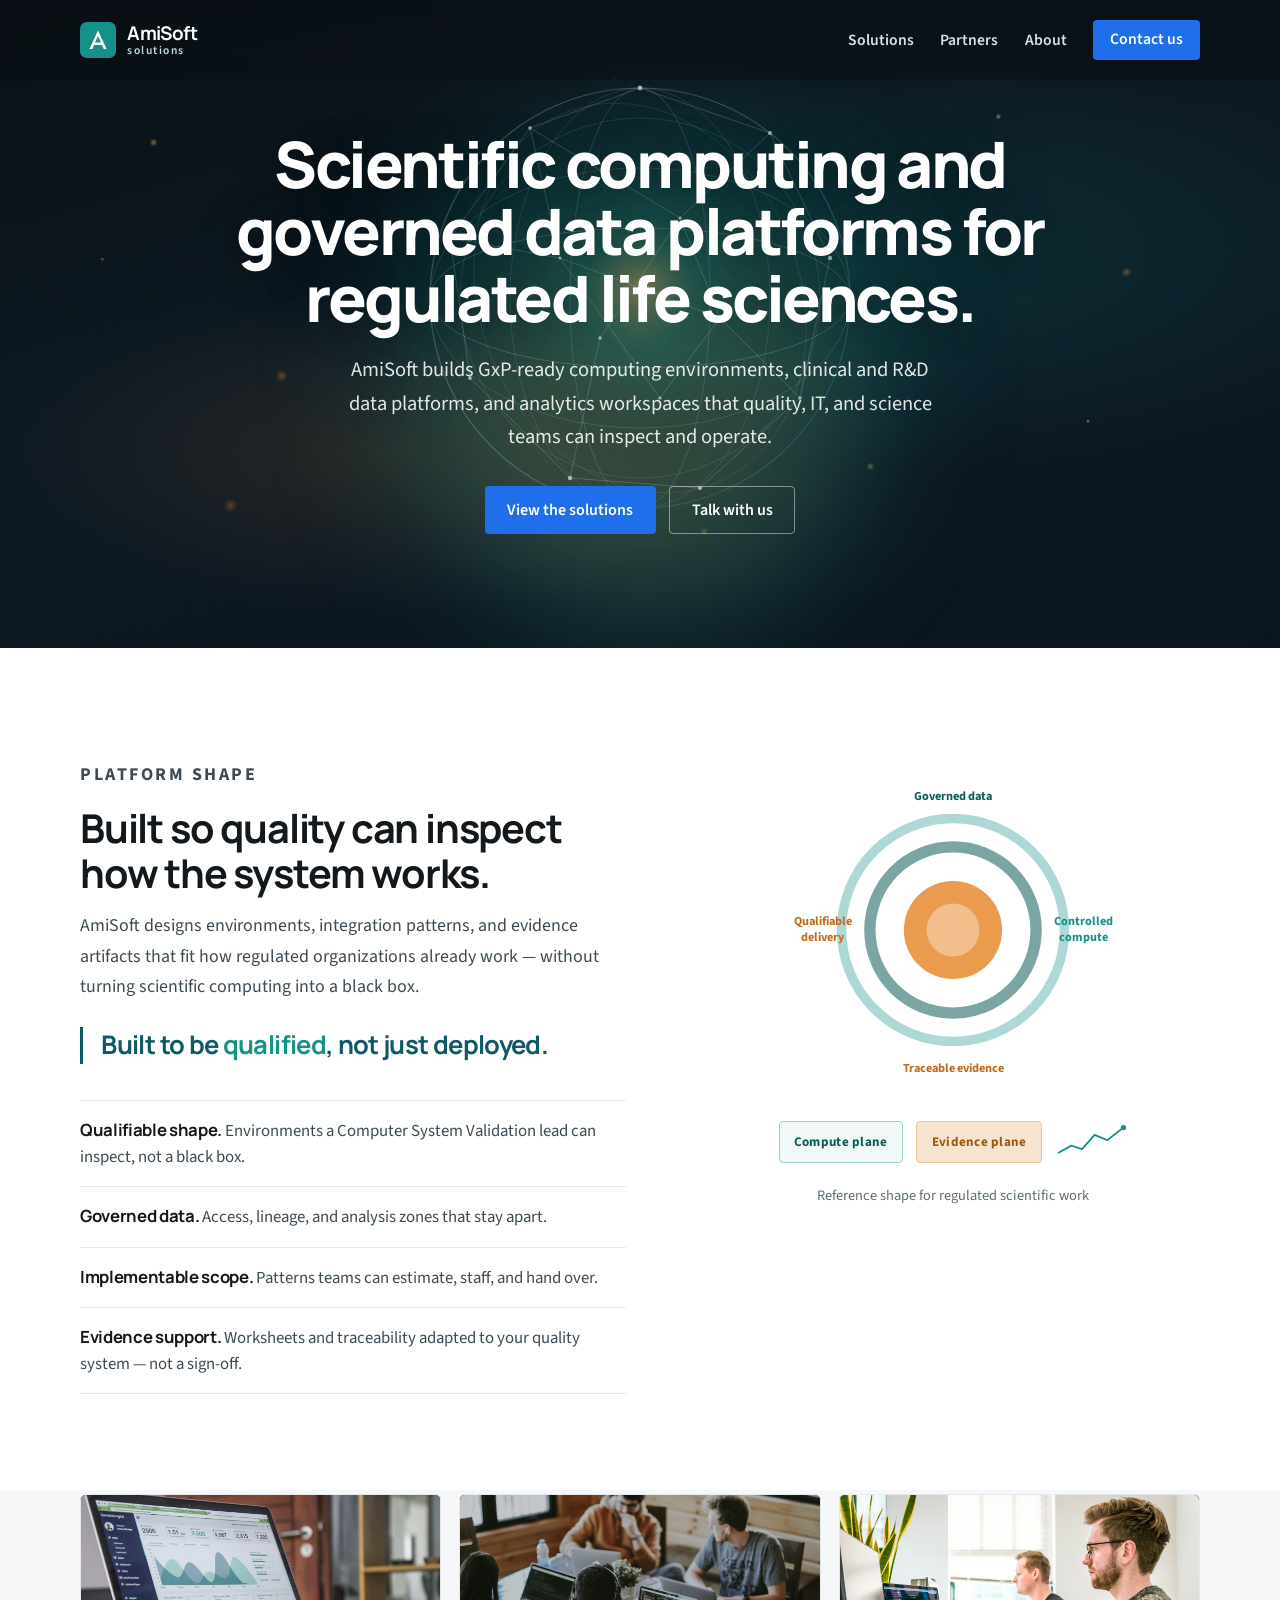
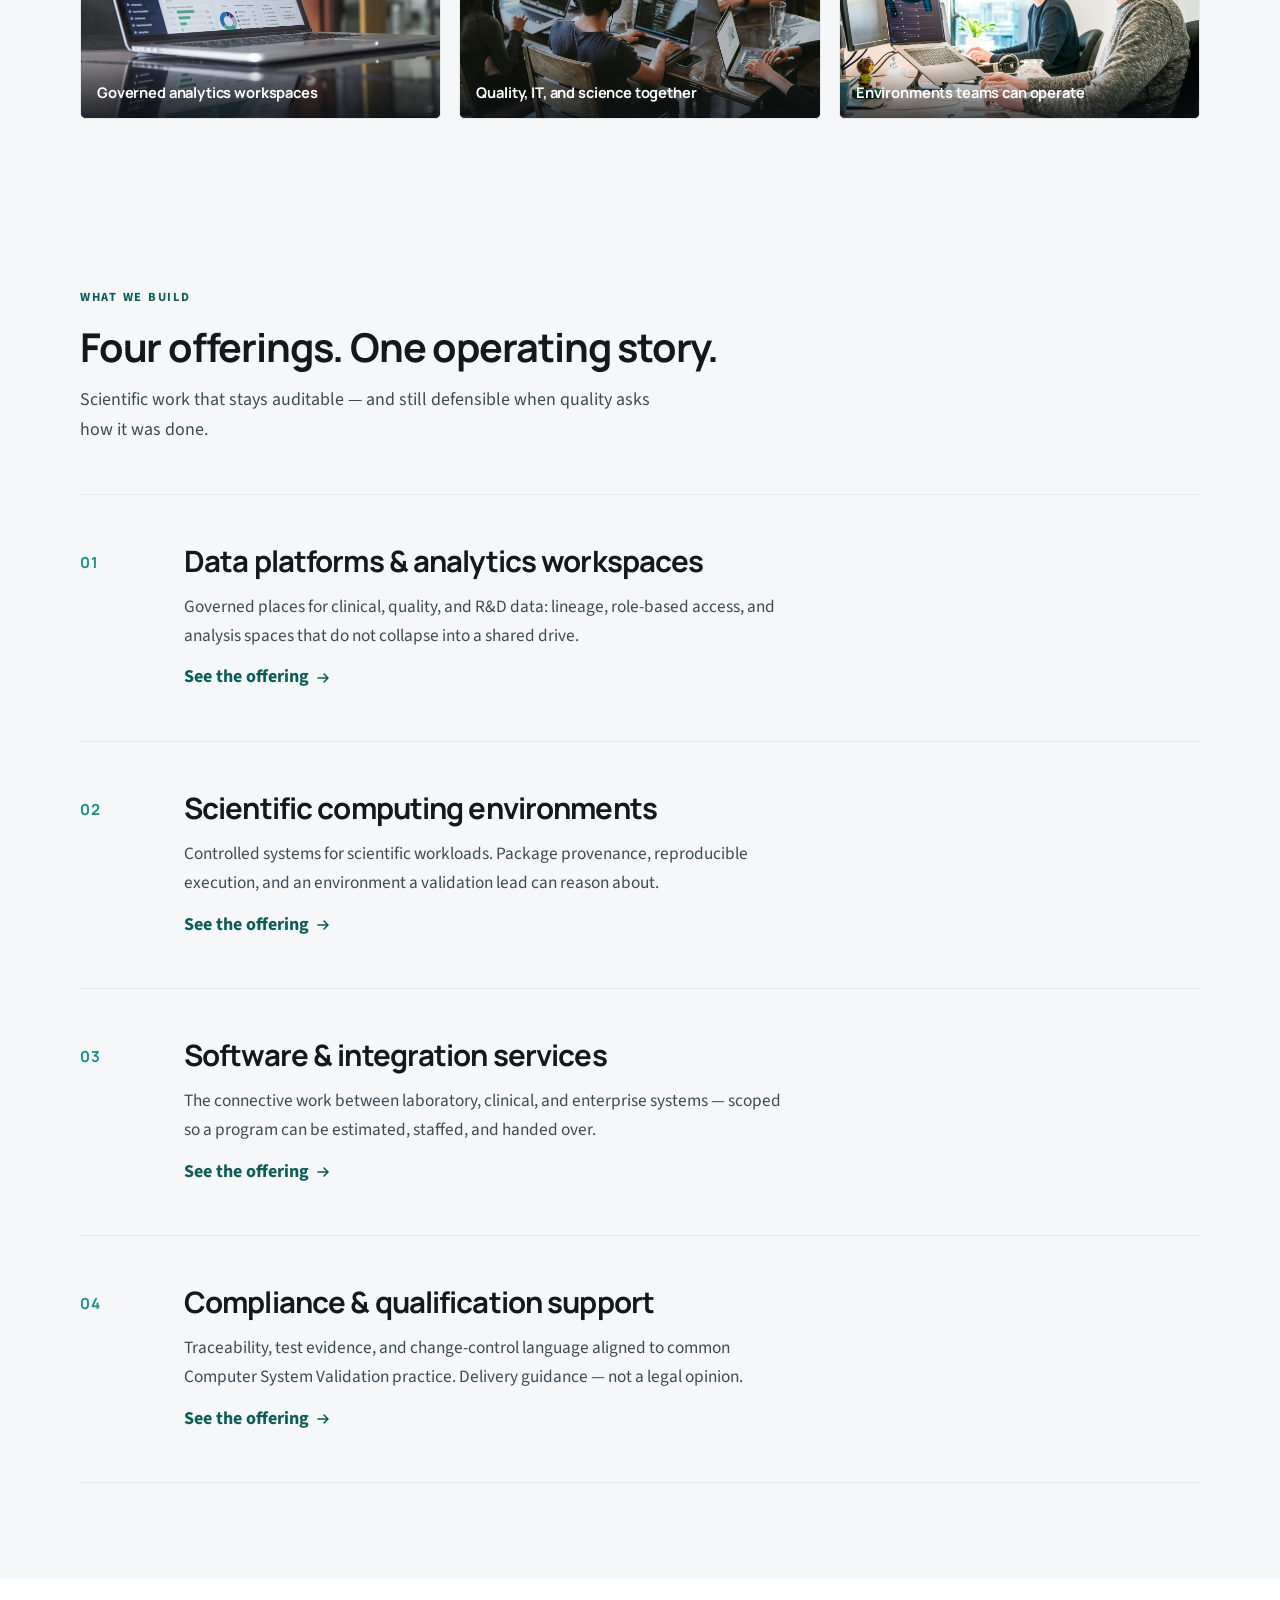
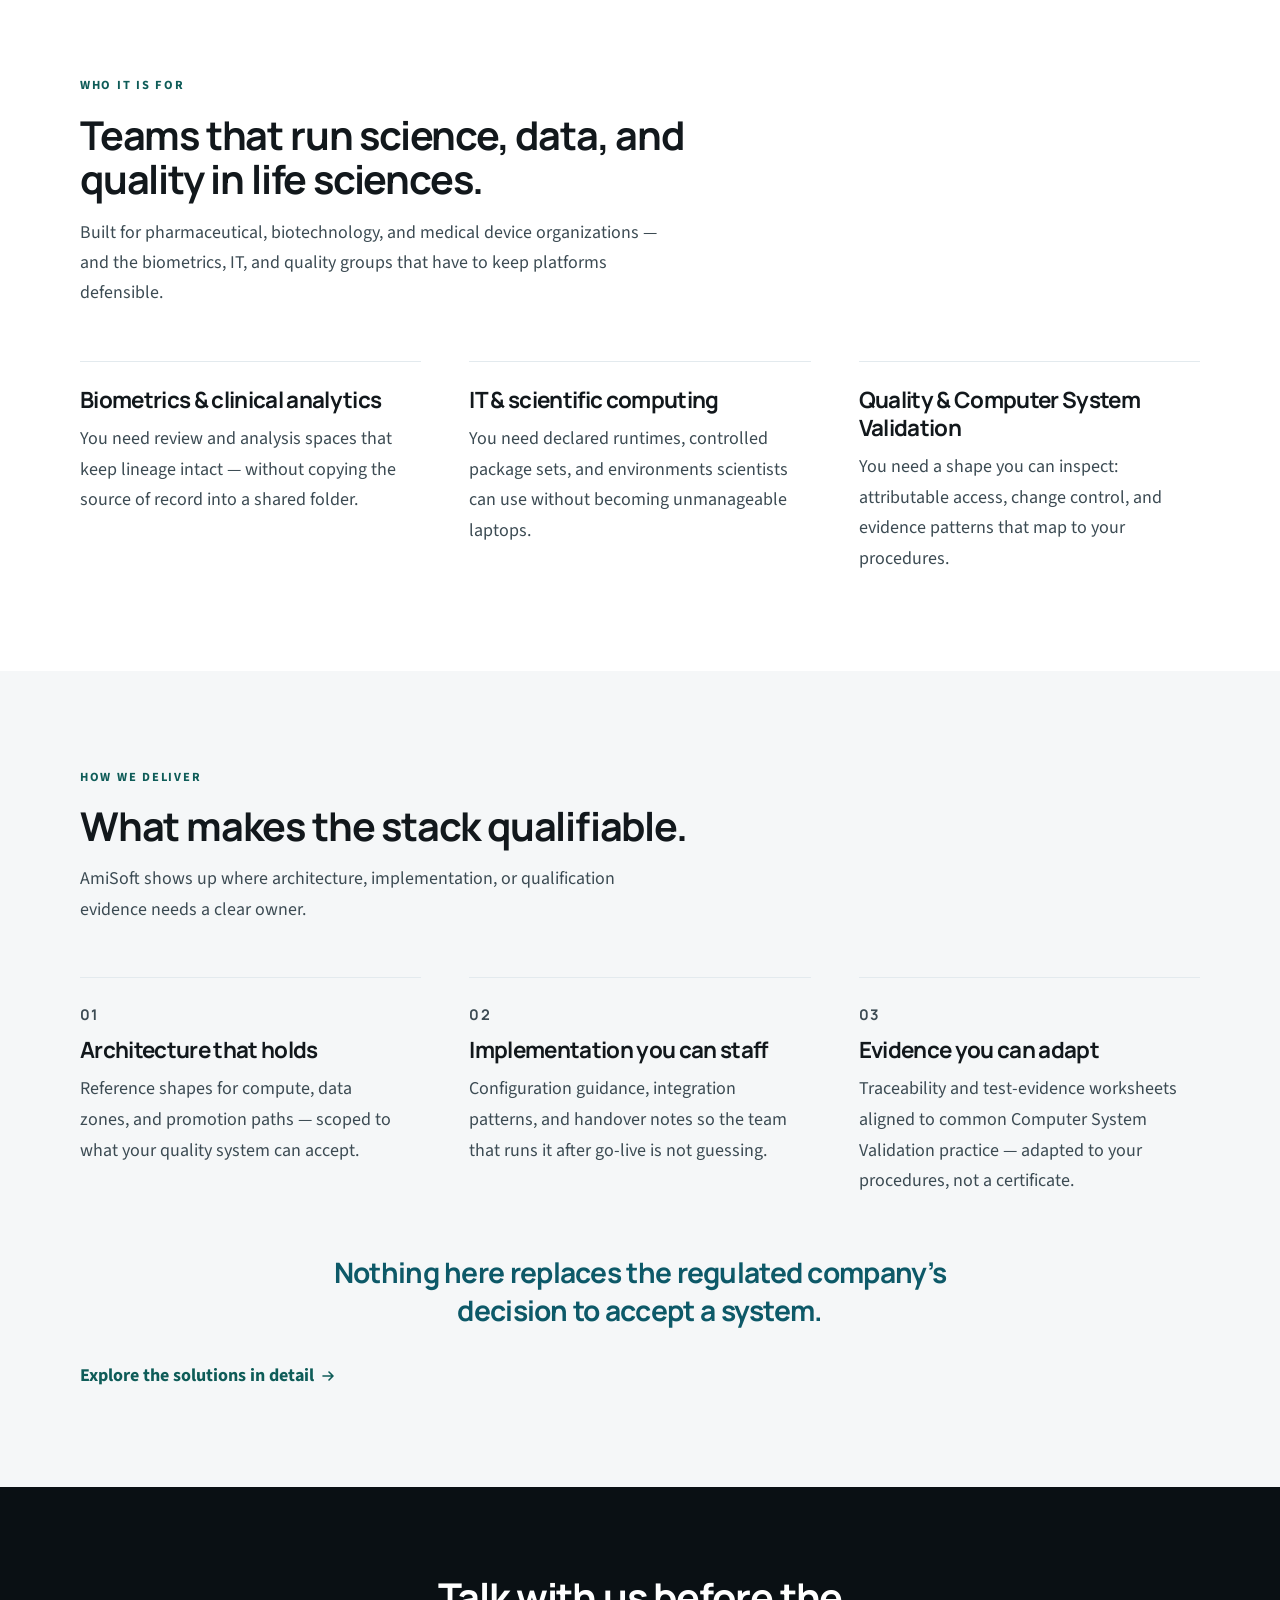
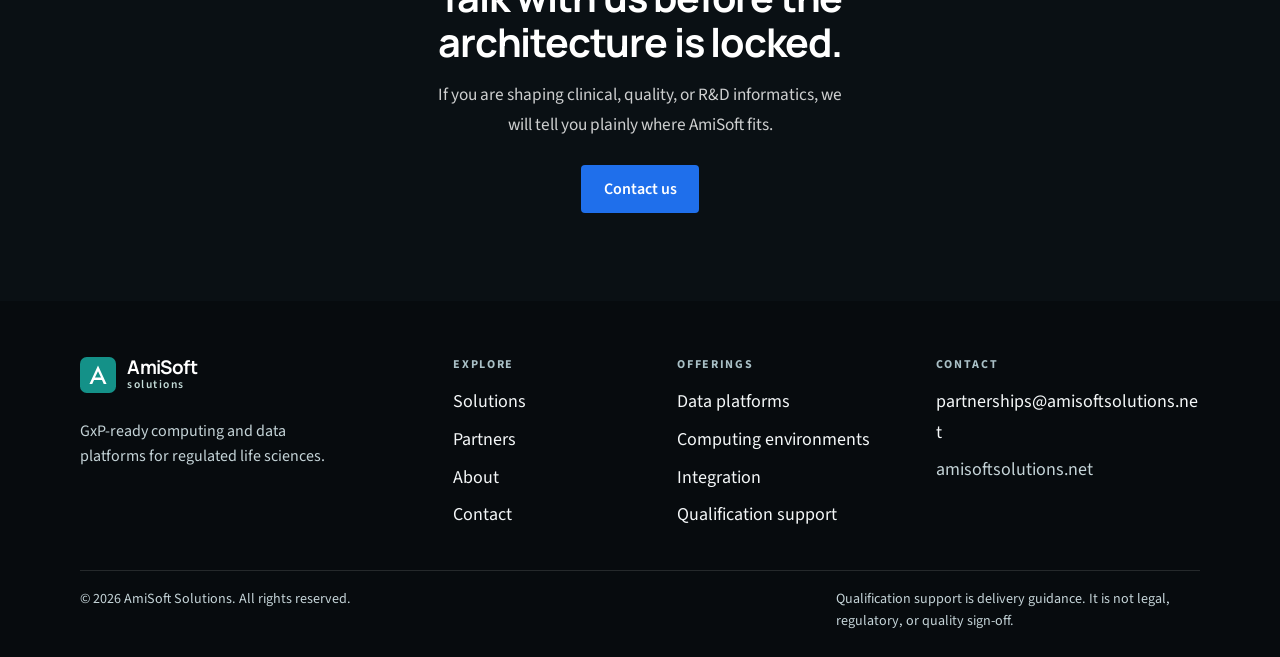
<file: index.html>
<!DOCTYPE html>
<html lang="en">
<head>
  <meta charset="UTF-8" />
  <meta name="viewport" content="width=device-width, initial-scale=1" />
  <meta name="theme-color" content="#0a1014" />
  <title>AmiSoft Solutions — Scientific computing and governed data platforms for life sciences</title>
  <meta name="description" content="AmiSoft Solutions builds GxP-ready scientific computing environments, clinical and R&amp;D data platforms, analytics workspaces, and integration for pharma, biotech, and medical device organizations." />
  <link rel="icon" href="favicon.svg" type="image/svg+xml" />
  <link rel="preconnect" href="https://fonts.googleapis.com" />
  <link rel="preconnect" href="https://fonts.gstatic.com" crossorigin />
  <link href="https://fonts.googleapis.com/css2?family=Manrope:wght@500;600;700;800&family=Source+Sans+3:ital,wght@0,400;0,500;0,600;0,700;1,400&display=swap" rel="stylesheet" />
  <link rel="stylesheet" href="css/site.css" />
</head>
<body>
  <a class="skip" href="#content">Skip to content</a>
  <header class="site-header site-header--on-banner">
    <div class="container header-inner">
      <a class="brand" href="index.html">
        <svg class="brand-mark" viewBox="0 0 32 32" aria-hidden="true">
          <rect width="32" height="32" rx="6" fill="#149188"/>
          <path fill="#fff" d="M16 7.6 23.6 24h-2.5l-1.55-3.5h-7.1L10.9 24H8.4L16 7.6Zm-2.7 10.7h5.4L16 12.7l-2.7 5.6Z"/>
        </svg>
        <span class="brand-lockup">
          <span class="brand-name">AmiSoft</span>
          <span class="brand-sub">solutions</span>
        </span>
      </a>
      <button class="nav-toggle" type="button" aria-expanded="false" aria-controls="site-nav">
        <span class="sr-only">Menu</span>
        <svg viewBox="0 0 20 20" fill="none" stroke="currentColor" stroke-width="1.7" stroke-linecap="round" aria-hidden="true">
          <path d="M3.5 5.5h13M3.5 10h13M3.5 14.5h13"/>
        </svg>
      </button>
      <nav id="site-nav" class="site-nav" aria-label="Primary">
        <a href="solutions.html">Solutions</a>
        <a href="partners.html">Partners</a>
        <a href="about.html">About</a>
        <a class="btn btn-cta btn-sm" href="contact.html">Contact us</a>
      </nav>
    </div>
  </header>

  <main id="content">
    <section class="hero-banner" aria-label="Introduction">
      <div class="hero-backdrop" aria-hidden="true">
        <div class="hero-glow hero-glow--teal"></div>
        <div class="hero-glow hero-glow--amber"></div>
        <div class="hero-bokeh"></div>
        <svg class="hero-wire" viewBox="0 0 640 640" xmlns="http://www.w3.org/2000/svg">
          <defs>
            <radialGradient id="wireCore" cx="50%" cy="48%" r="42%">
              <stop offset="0%" stop-color="#f0c070" stop-opacity="0.55"/>
              <stop offset="35%" stop-color="#149188" stop-opacity="0.22"/>
              <stop offset="100%" stop-color="#0a1014" stop-opacity="0"/>
            </radialGradient>
            <linearGradient id="wireStroke" x1="0%" y1="0%" x2="100%" y2="100%">
              <stop offset="0%" stop-color="#7ec8c0" stop-opacity="0.55"/>
              <stop offset="50%" stop-color="#cfe8e4" stop-opacity="0.35"/>
              <stop offset="100%" stop-color="#1f6feb" stop-opacity="0.4"/>
            </linearGradient>
          </defs>
          <circle cx="320" cy="320" r="210" fill="url(#wireCore)"/>
          <ellipse cx="320" cy="320" rx="210" ry="210" fill="none" stroke="url(#wireStroke)" stroke-width="1.2" opacity="0.7"/>
          <ellipse cx="320" cy="320" rx="210" ry="70" fill="none" stroke="#9ad4cc" stroke-width="0.8" opacity="0.35"/>
          <ellipse cx="320" cy="320" rx="210" ry="130" fill="none" stroke="#9ad4cc" stroke-width="0.7" opacity="0.28"/>
          <ellipse cx="320" cy="320" rx="70" ry="210" fill="none" stroke="#8bb8e8" stroke-width="0.8" opacity="0.3"/>
          <ellipse cx="320" cy="320" rx="130" ry="210" fill="none" stroke="#8bb8e8" stroke-width="0.7" opacity="0.25"/>
          <ellipse cx="320" cy="320" rx="180" ry="180" fill="none" stroke="#b8ddd8" stroke-width="0.6" opacity="0.22" transform="rotate(28 320 320)"/>
          <ellipse cx="320" cy="320" rx="160" ry="200" fill="none" stroke="#a8c8e0" stroke-width="0.6" opacity="0.2" transform="rotate(-22 320 320)"/>
          <g fill="#e8f4f2" opacity="0.75">
            <circle cx="320" cy="110" r="2.4"/><circle cx="450" cy="155" r="2"/><circle cx="510" cy="280" r="2.2"/>
            <circle cx="480" cy="420" r="1.8"/><circle cx="380" cy="510" r="2"/><circle cx="250" cy="500" r="2.2"/>
            <circle cx="150" cy="400" r="1.9"/><circle cx="130" cy="260" r="2.1"/><circle cx="210" cy="150" r="1.8"/>
            <circle cx="360" cy="240" r="1.6"/><circle cx="280" cy="360" r="1.7"/><circle cx="400" cy="340" r="1.5"/>
            <circle cx="240" cy="280" r="1.5"/><circle cx="340" cy="420" r="1.6"/>
          </g>
          <g stroke="#c5e0dc" stroke-width="0.7" opacity="0.35" fill="none">
            <path d="M320 110 L450 155 L510 280 L480 420 L380 510 L250 500 L150 400 L130 260 L210 150 Z"/>
            <path d="M210 150 L360 240 L400 340 L340 420 L240 280 Z"/>
            <path d="M450 155 L360 240 L280 360 L250 500"/>
            <path d="M130 260 L240 280 L400 340 L480 420"/>
          </g>
        </svg>
        <div class="hero-grain"></div>
      </div>
      <div class="container hero-banner-inner">
        <h1>Scientific computing and governed data platforms for regulated life sciences.</h1>
        <p class="lead lead--on-dark">AmiSoft builds GxP-ready computing environments, clinical and R&amp;D data platforms, and analytics workspaces that quality, IT, and science teams can inspect and operate.</p>
        <div class="hero-actions">
          <a class="btn btn-cta" href="solutions.html">View the solutions</a>
          <a class="btn btn-ghost-light" href="contact.html">Talk with us</a>
        </div>
      </div>
    </section>

    <section class="section section-shape" aria-labelledby="shape-heading">
      <div class="container shape-grid">
        <div class="shape-copy">
          <p class="section-label"><span>Platform shape</span></p>
          <h2 id="shape-heading">Built so quality can inspect how the system works.</h2>
          <p>AmiSoft designs environments, integration patterns, and evidence artifacts that fit how regulated organizations already work — without turning scientific computing into a black box.</p>
          <blockquote class="pull">
            <p>Built to be <em>qualified</em>, not just deployed.</p>
          </blockquote>
          <ul class="trait-list">
            <li>
              <strong>Qualifiable shape.</strong>
              Environments a Computer System Validation lead can inspect, not a black box.
            </li>
            <li>
              <strong>Governed data.</strong>
              Access, lineage, and analysis zones that stay apart.
            </li>
            <li>
              <strong>Implementable scope.</strong>
              Patterns teams can estimate, staff, and hand over.
            </li>
            <li>
              <strong>Evidence support.</strong>
              Worksheets and traceability adapted to your quality system — not a sign-off.
            </li>
          </ul>
        </div>
        <aside class="shape-visual" aria-label="Platform shape diagram">
          <svg class="rings-diagram" viewBox="0 0 360 360" xmlns="http://www.w3.org/2000/svg" role="img">
            <title>Governed data, controlled compute, traceable evidence, qualifiable delivery</title>
            <circle cx="180" cy="180" r="118" fill="none" stroke="#149188" stroke-width="10" opacity="0.35"/>
            <circle cx="180" cy="180" r="88" fill="none" stroke="#0e5c58" stroke-width="12" opacity="0.55"/>
            <circle cx="180" cy="180" r="52" fill="#e8913a" opacity="0.9"/>
            <circle cx="180" cy="180" r="28" fill="#fff" opacity="0.35"/>
            <g font-family="Manrope, Source Sans 3, sans-serif" font-size="13" font-weight="700">
              <text x="180" y="42" text-anchor="middle" fill="#0e5c58">Governed data</text>
              <text x="318" y="175" text-anchor="middle" fill="#149188">Controlled</text>
              <text x="318" y="192" text-anchor="middle" fill="#149188">compute</text>
              <text x="180" y="330" text-anchor="middle" fill="#c46a1a">Traceable evidence</text>
              <text x="42" y="175" text-anchor="middle" fill="#c46a1a">Qualifiable</text>
              <text x="42" y="192" text-anchor="middle" fill="#c46a1a">delivery</text>
            </g>
          </svg>
          <div class="planes-mini" aria-hidden="true">
            <div class="plane-chip plane-chip--teal">Compute plane</div>
            <div class="plane-chip plane-chip--amber">Evidence plane</div>
            <svg class="mini-chart" viewBox="0 0 80 48" fill="none">
              <path d="M4 36 L18 28 L30 32 L44 16 L58 22 L76 8" stroke="#149188" stroke-width="2" stroke-linecap="round" stroke-linejoin="round"/>
              <circle cx="76" cy="8" r="3" fill="#149188"/>
            </svg>
          </div>
          <p class="shape-caption">Reference shape for regulated scientific work</p>
        </aside>
      </div>
    </section>


    <!--
      Commercial mood imagery (Unsplash License — free for commercial use).
      Photo credits:
      - img-laptop-charts.jpg — Luke Chesser (https://unsplash.com/photos/MxVkWPiJALs)
      - img-colleagues-laptop.jpg — Helena Lopes (https://unsplash.com/photos/5fNmWej4tAA)
      - img-office-laptop.jpg — Christin Hume (https://unsplash.com/photos/gMsnXqILjp4)
      Source file IDs: photo-1460925895917-afdab827c52f, photo-1522071820081-009f0129c71c, photo-1551434678-e076c223a692.
      Mood only — not customer photos, logos, or testimonials.
    -->
    <section class="visual-band" aria-label="Workplace and analytics imagery">
      <div class="container">
        <div class="visual-mosaic">
          <figure class="visual-card">
            <img src="assets/img-laptop-charts.jpg" alt="Laptop showing analytics charts on a desk" width="1400" height="997" decoding="async" />
            <figcaption class="visual-cap">Governed analytics workspaces</figcaption>
          </figure>
          <figure class="visual-card">
            <img src="assets/img-colleagues-laptop.jpg" alt="Colleagues smiling while collaborating around a laptop" width="1400" height="934" decoding="async" />
            <figcaption class="visual-cap">Quality, IT, and science together</figcaption>
          </figure>
          <figure class="visual-card">
            <img src="assets/img-office-laptop.jpg" alt="Team collaborating at laptops in a bright office" width="1400" height="933" decoding="async" />
            <figcaption class="visual-cap">Environments teams can operate</figcaption>
          </figure>
        </div>
      </div>
    </section>

    <section class="section section-mist" aria-labelledby="solutions-heading">
      <div class="container">
        <p class="section-label"><span>What we build</span></p>
        <div class="section-intro">
          <h2 id="solutions-heading">Four offerings. One operating story.</h2>
          <p>Scientific work that stays auditable — and still defensible when quality asks how it was done.</p>
        </div>
        <div class="offer-stack">
          <article class="offer-block">
            <span class="num">01</span>
            <h3>Data platforms &amp; analytics workspaces</h3>
            <p>Governed places for clinical, quality, and R&amp;D data: lineage, role-based access, and analysis spaces that do not collapse into a shared drive.</p>
            <a class="more" href="solutions.html#data-platforms">See the offering <svg viewBox="0 0 16 16" aria-hidden="true" fill="none" stroke="currentColor" stroke-width="1.6" stroke-linecap="round" stroke-linejoin="round"><path d="M3 8h10M9 4l4 4-4 4"/></svg></a>
          </article>
          <article class="offer-block">
            <span class="num">02</span>
            <h3>Scientific computing environments</h3>
            <p>Controlled systems for scientific workloads. Package provenance, reproducible execution, and an environment a validation lead can reason about.</p>
            <a class="more" href="solutions.html#computing">See the offering <svg viewBox="0 0 16 16" aria-hidden="true" fill="none" stroke="currentColor" stroke-width="1.6" stroke-linecap="round" stroke-linejoin="round"><path d="M3 8h10M9 4l4 4-4 4"/></svg></a>
          </article>
          <article class="offer-block">
            <span class="num">03</span>
            <h3>Software &amp; integration services</h3>
            <p>The connective work between laboratory, clinical, and enterprise systems — scoped so a program can be estimated, staffed, and handed over.</p>
            <a class="more" href="solutions.html#integration">See the offering <svg viewBox="0 0 16 16" aria-hidden="true" fill="none" stroke="currentColor" stroke-width="1.6" stroke-linecap="round" stroke-linejoin="round"><path d="M3 8h10M9 4l4 4-4 4"/></svg></a>
          </article>
          <article class="offer-block">
            <span class="num">04</span>
            <h3>Compliance &amp; qualification support</h3>
            <p>Traceability, test evidence, and change-control language aligned to common Computer System Validation practice. Delivery guidance — not a legal opinion.</p>
            <a class="more" href="solutions.html#qualification">See the offering <svg viewBox="0 0 16 16" aria-hidden="true" fill="none" stroke="currentColor" stroke-width="1.6" stroke-linecap="round" stroke-linejoin="round"><path d="M3 8h10M9 4l4 4-4 4"/></svg></a>
          </article>
        </div>
      </div>
    </section>

    <section class="section" aria-labelledby="who-heading">
      <div class="container">
        <p class="section-label"><span>Who it is for</span></p>
        <div class="section-intro">
          <h2 id="who-heading">Teams that run science, data, and quality in life sciences.</h2>
          <p>Built for pharmaceutical, biotechnology, and medical device organizations — and the biometrics, IT, and quality groups that have to keep platforms defensible.</p>
        </div>
        <div class="trio">
          <article>
            <h3>Biometrics &amp; clinical analytics</h3>
            <p>You need review and analysis spaces that keep lineage intact — without copying the source of record into a shared folder.</p>
          </article>
          <article>
            <h3>IT &amp; scientific computing</h3>
            <p>You need declared runtimes, controlled package sets, and environments scientists can use without becoming unmanageable laptops.</p>
          </article>
          <article>
            <h3>Quality &amp; Computer System Validation</h3>
            <p>You need a shape you can inspect: attributable access, change control, and evidence patterns that map to your procedures.</p>
          </article>
        </div>
      </div>
    </section>

    <section class="section section-mist" aria-labelledby="delivery-heading">
      <div class="container">
        <p class="section-label"><span>How we deliver</span></p>
        <div class="section-intro">
          <h2 id="delivery-heading">What makes the stack qualifiable.</h2>
          <p>AmiSoft shows up where architecture, implementation, or qualification evidence needs a clear owner.</p>
        </div>
        <div class="steps">
          <article>
            <p class="step-num">01</p>
            <h3>Architecture that holds</h3>
            <p>Reference shapes for compute, data zones, and promotion paths — scoped to what your quality system can accept.</p>
          </article>
          <article>
            <p class="step-num">02</p>
            <h3>Implementation you can staff</h3>
            <p>Configuration guidance, integration patterns, and handover notes so the team that runs it after go-live is not guessing.</p>
          </article>
          <article>
            <p class="step-num">03</p>
            <h3>Evidence you can adapt</h3>
            <p>Traceability and test-evidence worksheets aligned to common Computer System Validation practice — adapted to your procedures, not a certificate.</p>
          </article>
        </div>
        <blockquote class="pull pull-center">
          <p>Nothing here replaces the regulated company’s decision to accept a system.</p>
        </blockquote>
        <a class="text-link" href="solutions.html">Explore the solutions in detail <svg viewBox="0 0 16 16" aria-hidden="true" fill="none" stroke="currentColor" stroke-width="1.6" stroke-linecap="round" stroke-linejoin="round"><path d="M3 8h10M9 4l4 4-4 4"/></svg></a>
      </div>
    </section>

    <section class="cta-band" aria-labelledby="cta-heading">
      <div class="container cta-inner">
        <div class="cta-copy">
          <h2 id="cta-heading">Talk with us before the architecture is locked.</h2>
          <p>If you are shaping clinical, quality, or R&amp;D informatics, we will tell you plainly where AmiSoft fits.</p>
        </div>
        <a class="btn btn-cta" href="contact.html">Contact us</a>
      </div>
    </section>
  </main>

  <footer class="site-footer">
    <div class="container footer-grid">
      <div class="footer-brand">
        <a class="brand" href="index.html">
          <svg class="brand-mark" viewBox="0 0 32 32" aria-hidden="true">
          <rect width="32" height="32" rx="6" fill="#149188"/>
          <path fill="#fff" d="M16 7.6 23.6 24h-2.5l-1.55-3.5h-7.1L10.9 24H8.4L16 7.6Zm-2.7 10.7h5.4L16 12.7l-2.7 5.6Z"/>
        </svg>
        <span class="brand-lockup">
          <span class="brand-name">AmiSoft</span>
          <span class="brand-sub">solutions</span>
        </span>
        </a>
        <p>GxP-ready computing and data platforms for regulated life sciences.</p>
      </div>
      <div>
        <h2>Explore</h2>
        <ul>
          <li><a href="solutions.html">Solutions</a></li>
          <li><a href="partners.html">Partners</a></li>
          <li><a href="about.html">About</a></li>
          <li><a href="contact.html">Contact</a></li>
        </ul>
      </div>
      <div>
        <h2>Offerings</h2>
        <ul>
          <li><a href="solutions.html#data-platforms">Data platforms</a></li>
          <li><a href="solutions.html#computing">Computing environments</a></li>
          <li><a href="solutions.html#integration">Integration</a></li>
          <li><a href="solutions.html#qualification">Qualification support</a></li>
        </ul>
      </div>
      <div class="footer-contact">
        <h2>Contact</h2>
        <a href="mailto:partnerships@amisoftsolutions.net">partnerships@amisoftsolutions.net</a>
        <span>amisoftsolutions.net</span>
      </div>
    </div>
    <div class="container footer-base">
      <p>© 2026 AmiSoft Solutions. All rights reserved.</p>
      <p>Qualification support is delivery guidance. It is not legal, regulatory, or quality sign-off.</p>
    </div>
  </footer>
  <script src="js/site.js"></script>
</body>
</html>
</file>
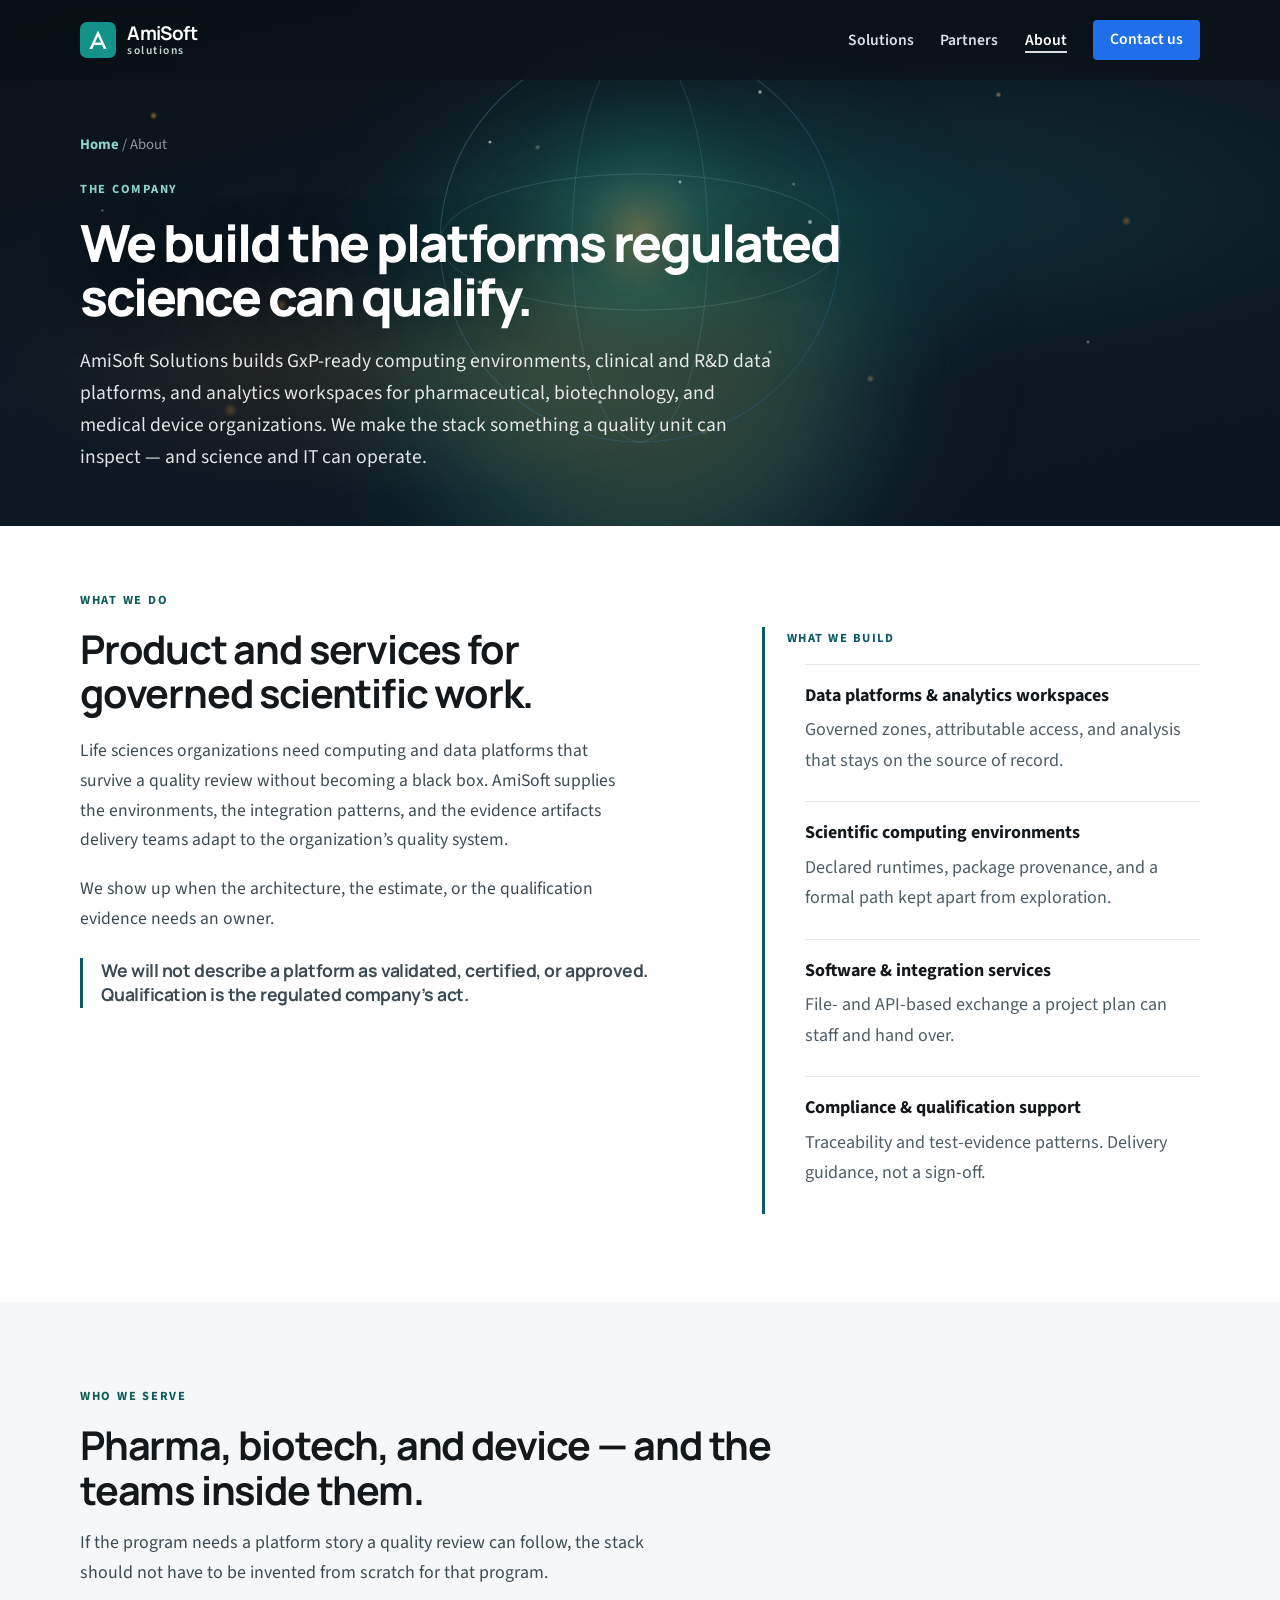
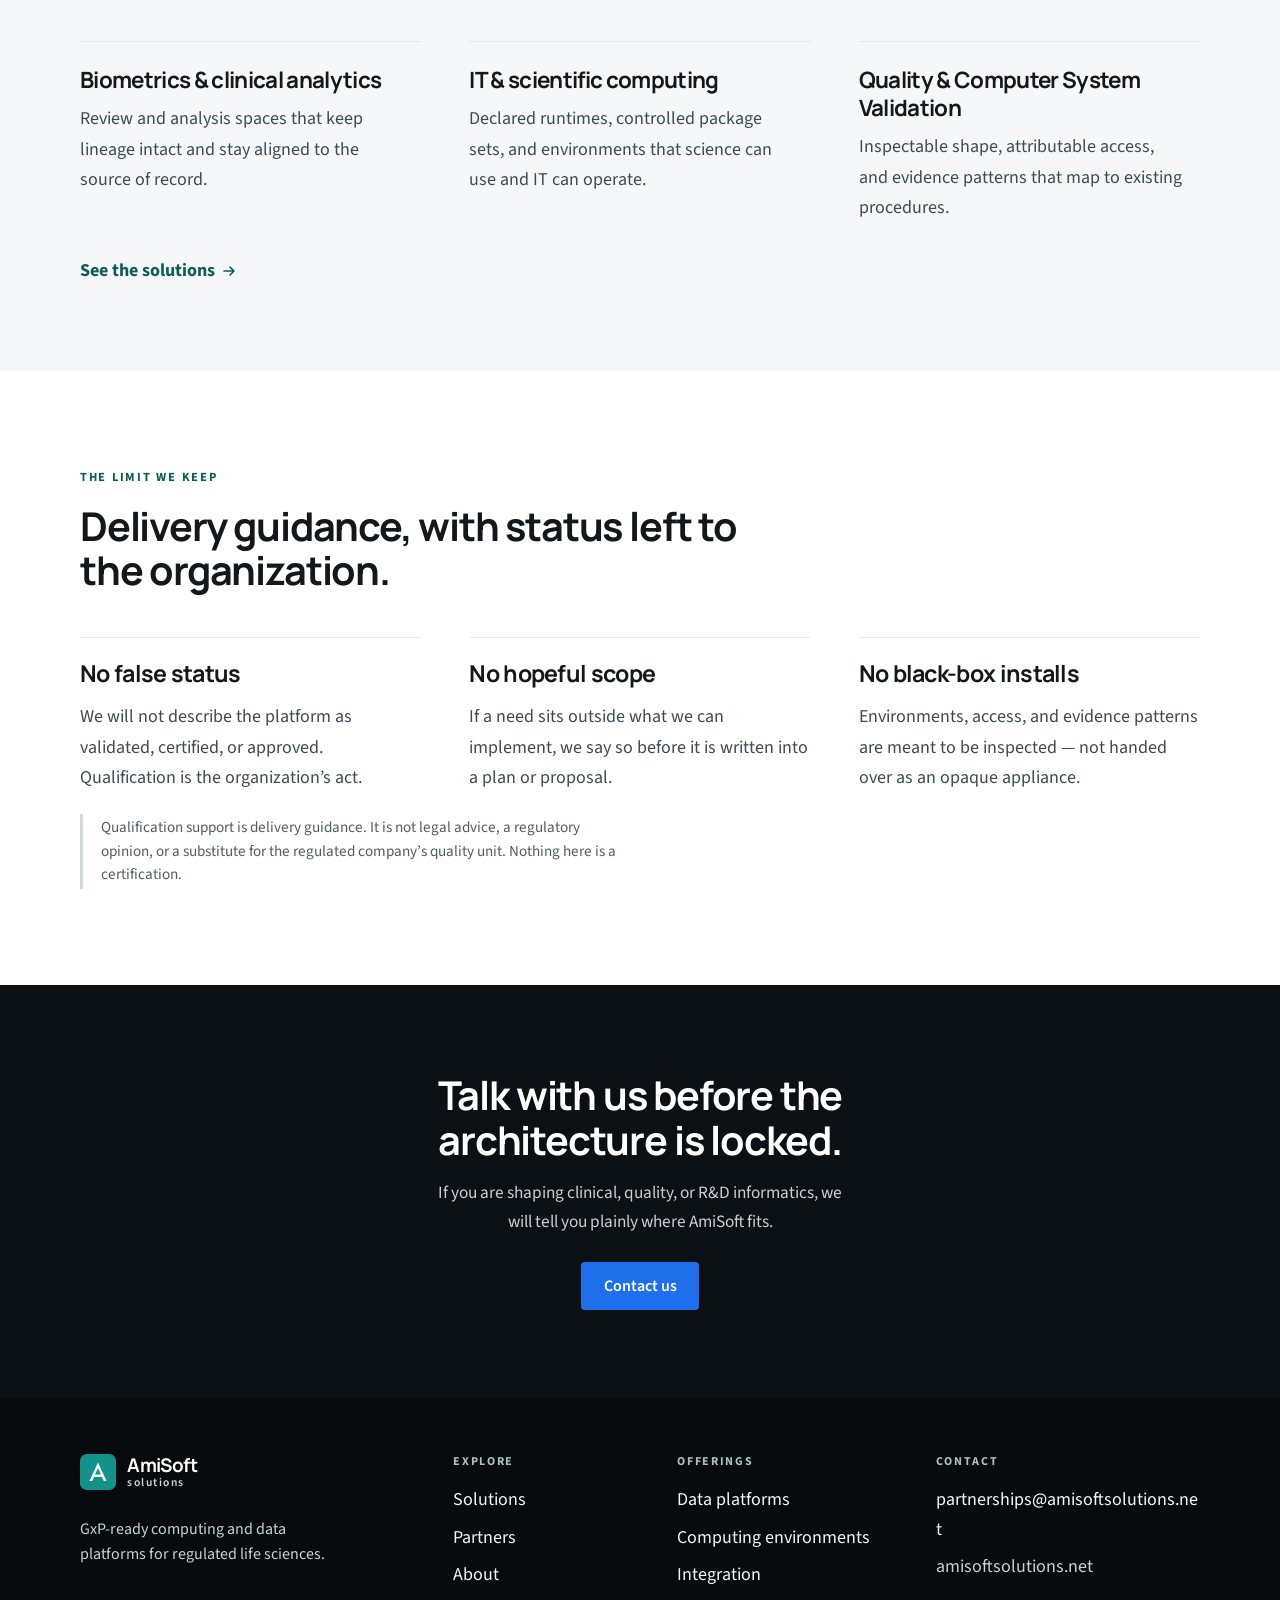
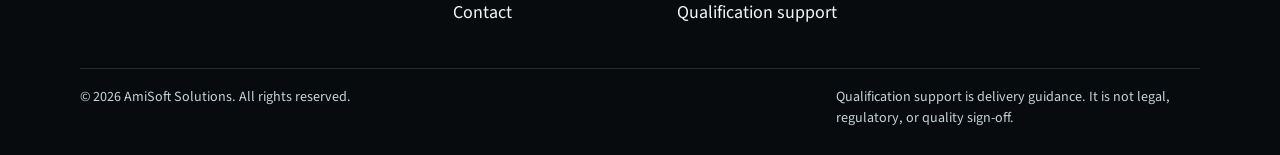
<file: about.html>
<!DOCTYPE html>
<html lang="en">
<head>
  <meta charset="UTF-8" />
  <meta name="viewport" content="width=device-width, initial-scale=1" />
  <meta name="theme-color" content="#0a1014" />
  <title>About — AmiSoft Solutions</title>
  <meta name="description" content="AmiSoft Solutions builds GxP-ready scientific computing environments, clinical and R&amp;D data platforms, and analytics workspaces for pharmaceutical, biotechnology, and medical device organizations." />
  <link rel="icon" href="favicon.svg" type="image/svg+xml" />
  <link rel="preconnect" href="https://fonts.googleapis.com" />
  <link rel="preconnect" href="https://fonts.gstatic.com" crossorigin />
  <link href="https://fonts.googleapis.com/css2?family=Manrope:wght@500;600;700;800&family=Source+Sans+3:ital,wght@0,400;0,500;0,600;0,700;1,400&display=swap" rel="stylesheet" />
  <link rel="stylesheet" href="css/site.css" />
</head>
<body>
  <a class="skip" href="#content">Skip to content</a>
  <header class="site-header site-header--on-banner">
    <div class="container header-inner">
      <a class="brand" href="index.html">
        <svg class="brand-mark" viewBox="0 0 32 32" aria-hidden="true">
          <rect width="32" height="32" rx="6" fill="#149188"/>
          <path fill="#fff" d="M16 7.6 23.6 24h-2.5l-1.55-3.5h-7.1L10.9 24H8.4L16 7.6Zm-2.7 10.7h5.4L16 12.7l-2.7 5.6Z"/>
        </svg>
        <span class="brand-lockup">
          <span class="brand-name">AmiSoft</span>
          <span class="brand-sub">solutions</span>
        </span>
      </a>
      <button class="nav-toggle" type="button" aria-expanded="false" aria-controls="site-nav">
        <span class="sr-only">Menu</span>
        <svg viewBox="0 0 20 20" fill="none" stroke="currentColor" stroke-width="1.7" stroke-linecap="round" aria-hidden="true">
          <path d="M3.5 5.5h13M3.5 10h13M3.5 14.5h13"/>
        </svg>
      </button>
      <nav id="site-nav" class="site-nav" aria-label="Primary">
        <a href="solutions.html">Solutions</a>
        <a href="partners.html">Partners</a>
        <a href="about.html" aria-current="page">About</a>
        <a class="btn btn-cta btn-sm" href="contact.html">Contact us</a>
      </nav>
    </div>
  </header>

  <main id="content">
        <section class="page-hero">
      <div class="hero-backdrop" aria-hidden="true">
        <div class="hero-glow hero-glow--teal"></div>
        <div class="hero-glow hero-glow--amber"></div>
        <div class="hero-bokeh"></div>
        <svg class="hero-wire hero-wire--page" viewBox="0 0 640 640" xmlns="http://www.w3.org/2000/svg">
          <defs>
            <radialGradient id="aboWireCore" cx="50%" cy="48%" r="42%">
              <stop offset="0%" stop-color="#f0c070" stop-opacity="0.4"/>
              <stop offset="40%" stop-color="#149188" stop-opacity="0.18"/>
              <stop offset="100%" stop-color="#0a1014" stop-opacity="0"/>
            </radialGradient>
            <linearGradient id="aboWireStroke" x1="0%" y1="0%" x2="100%" y2="100%">
              <stop offset="0%" stop-color="#7ec8c0" stop-opacity="0.5"/>
              <stop offset="100%" stop-color="#1f6feb" stop-opacity="0.35"/>
            </linearGradient>
          </defs>
          <circle cx="320" cy="320" r="200" fill="url(#aboWireCore)"/>
          <ellipse cx="320" cy="320" rx="200" ry="200" fill="none" stroke="url(#aboWireStroke)" stroke-width="1.1" opacity="0.65"/>
          <ellipse cx="320" cy="320" rx="200" ry="68" fill="none" stroke="#9ad4cc" stroke-width="0.7" opacity="0.3"/>
          <ellipse cx="320" cy="320" rx="68" ry="200" fill="none" stroke="#8bb8e8" stroke-width="0.7" opacity="0.28"/>
          <g fill="#e8f4f2" opacity="0.65">
            <circle cx="320" cy="120" r="2"/><circle cx="440" cy="170" r="1.8"/><circle cx="490" cy="300" r="2"/>
            <circle cx="450" cy="430" r="1.6"/><circle cx="280" cy="480" r="1.8"/><circle cx="160" cy="360" r="1.7"/>
            <circle cx="170" cy="220" r="1.6"/><circle cx="360" cy="260" r="1.4"/>
          </g>
        </svg>
        <div class="hero-grain"></div>
      </div>
      <div class="container page-hero-inner">
        <p class="crumb"><a href="index.html">Home</a> / About</p>
        <p class="eyebrow">The company</p>
        <h1>We build the platforms regulated science can qualify.</h1>
        <p class="lead">AmiSoft Solutions builds GxP-ready computing environments, clinical and R&amp;D data platforms, and analytics workspaces for pharmaceutical, biotechnology, and medical device organizations. We make the stack something a quality unit can inspect — and science and IT can operate.</p>
      </div>
    </section>

    <section class="offering" id="role">
      <div class="container">
        <p class="section-label"><span>What we do</span></p>
        <div class="split">
          <div class="prose">
            <h2>Product and services for governed scientific work.</h2>
            <p>Life sciences organizations need computing and data platforms that survive a quality review without becoming a black box. AmiSoft supplies the environments, the integration patterns, and the evidence artifacts delivery teams adapt to the organization’s quality system.</p>
            <p>We show up when the architecture, the estimate, or the qualification evidence needs an owner.</p>
            <blockquote class="pull">
              <p>We will not describe a platform as validated, certified, or approved. Qualification is the regulated company’s act.</p>
            </blockquote>
          </div>
          <aside class="takeaway">
            <h3>What we build</h3>
            <ul class="plain-list">
              <li>
                <a href="solutions.html#data-platforms">Data platforms &amp; analytics workspaces</a>
                <span>Governed zones, attributable access, and analysis that stays on the source of record.</span>
              </li>
              <li>
                <a href="solutions.html#computing">Scientific computing environments</a>
                <span>Declared runtimes, package provenance, and a formal path kept apart from exploration.</span>
              </li>
              <li>
                <a href="solutions.html#integration">Software &amp; integration services</a>
                <span>File- and API-based exchange a project plan can staff and hand over.</span>
              </li>
              <li>
                <a href="solutions.html#qualification">Compliance &amp; qualification support</a>
                <span>Traceability and test-evidence patterns. Delivery guidance, not a sign-off.</span>
              </li>
            </ul>
          </aside>
        </div>
      </div>
    </section>

    <section class="band" id="who">
      <div class="section">
        <div class="container">
          <p class="section-label"><span>Who we serve</span></p>
          <div class="section-intro">
            <h2>Pharma, biotech, and device — and the teams inside them.</h2>
            <p>If the program needs a platform story a quality review can follow, the stack should not have to be invented from scratch for that program.</p>
          </div>
          <div class="trio">
            <article>
              <h3>Biometrics &amp; clinical analytics</h3>
              <p>Review and analysis spaces that keep lineage intact and stay aligned to the source of record.</p>
            </article>
            <article>
              <h3>IT &amp; scientific computing</h3>
              <p>Declared runtimes, controlled package sets, and environments that science can use and IT can operate.</p>
            </article>
            <article>
              <h3>Quality &amp; Computer System Validation</h3>
              <p>Inspectable shape, attributable access, and evidence patterns that map to existing procedures.</p>
            </article>
          </div>
          <a class="text-link" href="solutions.html">See the solutions <svg viewBox="0 0 16 16" aria-hidden="true" fill="none" stroke="currentColor" stroke-width="1.6" stroke-linecap="round" stroke-linejoin="round"><path d="M3 8h10M9 4l4 4-4 4"/></svg></a>
        </div>
      </div>
    </section>

    <section class="section" id="limit">
      <div class="container">
        <p class="section-label"><span>The limit we keep</span></p>
        <div class="section-intro">
          <h2>Delivery guidance, with status left to the organization.</h2>
        </div>
        <div class="commit-grid">
          <article class="commit-card">
            <h3>No false status</h3>
            <p>We will not describe the platform as validated, certified, or approved. Qualification is the organization’s act.</p>
          </article>
          <article class="commit-card">
            <h3>No hopeful scope</h3>
            <p>If a need sits outside what we can implement, we say so before it is written into a plan or proposal.</p>
          </article>
          <article class="commit-card">
            <h3>No black-box installs</h3>
            <p>Environments, access, and evidence patterns are meant to be inspected — not handed over as an opaque appliance.</p>
          </article>
        </div>
        <p class="limit-note">Qualification support is delivery guidance. It is not legal advice, a regulatory opinion, or a substitute for the regulated company’s quality unit. Nothing here is a certification.</p>
      </div>
    </section>

    <section class="cta-band" aria-labelledby="cta-heading">
      <div class="container cta-inner">
        <div class="cta-copy">
          <h2 id="cta-heading">Talk with us before the architecture is locked.</h2>
          <p>If you are shaping clinical, quality, or R&amp;D informatics, we will tell you plainly where AmiSoft fits.</p>
        </div>
        <a class="btn btn-cta" href="contact.html">Contact us</a>
      </div>
    </section>
  </main>

  <footer class="site-footer">
    <div class="container footer-grid">
      <div class="footer-brand">
        <a class="brand" href="index.html">
          <svg class="brand-mark" viewBox="0 0 32 32" aria-hidden="true">
          <rect width="32" height="32" rx="6" fill="#149188"/>
          <path fill="#fff" d="M16 7.6 23.6 24h-2.5l-1.55-3.5h-7.1L10.9 24H8.4L16 7.6Zm-2.7 10.7h5.4L16 12.7l-2.7 5.6Z"/>
        </svg>
        <span class="brand-lockup">
          <span class="brand-name">AmiSoft</span>
          <span class="brand-sub">solutions</span>
        </span>
        </a>
        <p>GxP-ready computing and data platforms for regulated life sciences.</p>
      </div>
      <div>
        <h2>Explore</h2>
        <ul>
          <li><a href="solutions.html">Solutions</a></li>
          <li><a href="partners.html">Partners</a></li>
          <li><a href="about.html">About</a></li>
          <li><a href="contact.html">Contact</a></li>
        </ul>
      </div>
      <div>
        <h2>Offerings</h2>
        <ul>
          <li><a href="solutions.html#data-platforms">Data platforms</a></li>
          <li><a href="solutions.html#computing">Computing environments</a></li>
          <li><a href="solutions.html#integration">Integration</a></li>
          <li><a href="solutions.html#qualification">Qualification support</a></li>
        </ul>
      </div>
      <div class="footer-contact">
        <h2>Contact</h2>
        <a href="mailto:partnerships@amisoftsolutions.net">partnerships@amisoftsolutions.net</a>
        <span>amisoftsolutions.net</span>
      </div>
    </div>
    <div class="container footer-base">
      <p>© 2026 AmiSoft Solutions. All rights reserved.</p>
      <p>Qualification support is delivery guidance. It is not legal, regulatory, or quality sign-off.</p>
    </div>
  </footer>
  <script src="js/site.js"></script>
</body>
</html>
</file>
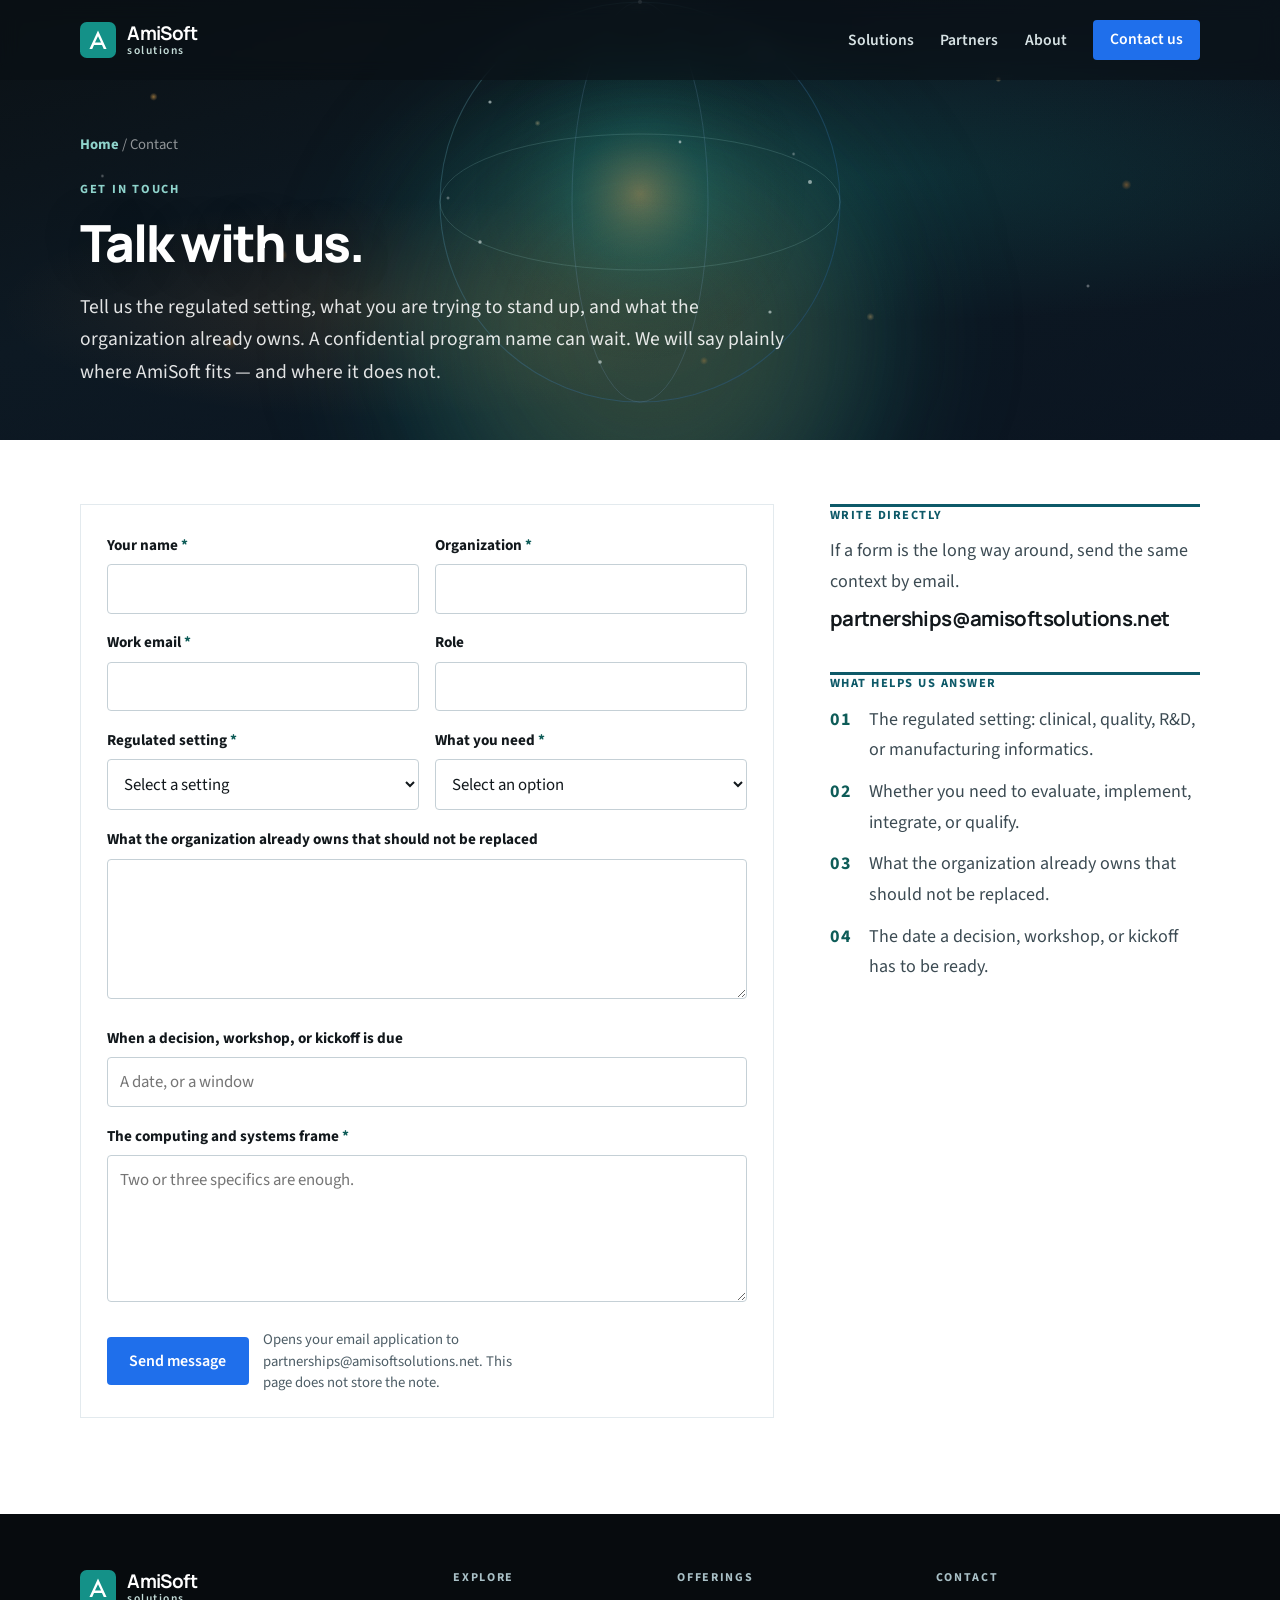
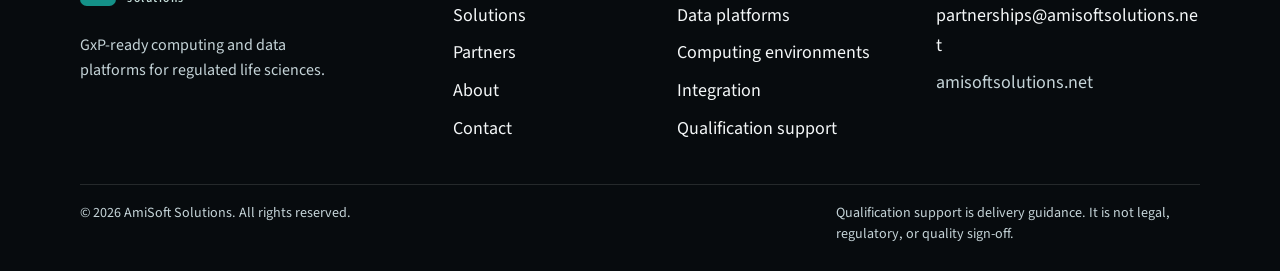
<file: contact.html>
<!DOCTYPE html>
<html lang="en">
<head>
  <meta charset="UTF-8" />
  <meta name="viewport" content="width=device-width, initial-scale=1" />
  <meta name="theme-color" content="#0a1014" />
  <title>Contact — AmiSoft Solutions</title>
  <meta name="description" content="Contact AmiSoft Solutions about GxP-ready computing environments and clinical and R&amp;D data platforms. Email partnerships@amisoftsolutions.net." />
  <link rel="icon" href="favicon.svg" type="image/svg+xml" />
  <link rel="preconnect" href="https://fonts.googleapis.com" />
  <link rel="preconnect" href="https://fonts.gstatic.com" crossorigin />
  <link href="https://fonts.googleapis.com/css2?family=Manrope:wght@500;600;700;800&family=Source+Sans+3:ital,wght@0,400;0,500;0,600;0,700;1,400&display=swap" rel="stylesheet" />
  <link rel="stylesheet" href="css/site.css" />
</head>
<body>
  <a class="skip" href="#content">Skip to content</a>
  <header class="site-header site-header--on-banner">
    <div class="container header-inner">
      <a class="brand" href="index.html">
        <svg class="brand-mark" viewBox="0 0 32 32" aria-hidden="true">
          <rect width="32" height="32" rx="6" fill="#149188"/>
          <path fill="#fff" d="M16 7.6 23.6 24h-2.5l-1.55-3.5h-7.1L10.9 24H8.4L16 7.6Zm-2.7 10.7h5.4L16 12.7l-2.7 5.6Z"/>
        </svg>
        <span class="brand-lockup">
          <span class="brand-name">AmiSoft</span>
          <span class="brand-sub">solutions</span>
        </span>
      </a>
      <button class="nav-toggle" type="button" aria-expanded="false" aria-controls="site-nav">
        <span class="sr-only">Menu</span>
        <svg viewBox="0 0 20 20" fill="none" stroke="currentColor" stroke-width="1.7" stroke-linecap="round" aria-hidden="true">
          <path d="M3.5 5.5h13M3.5 10h13M3.5 14.5h13"/>
        </svg>
      </button>
      <nav id="site-nav" class="site-nav" aria-label="Primary">
        <a href="solutions.html">Solutions</a>
        <a href="partners.html">Partners</a>
        <a href="about.html">About</a>
        <a class="btn btn-cta btn-sm" href="contact.html">Contact us</a>
      </nav>
    </div>
  </header>

  <main id="content">
        <section class="page-hero">
      <div class="hero-backdrop" aria-hidden="true">
        <div class="hero-glow hero-glow--teal"></div>
        <div class="hero-glow hero-glow--amber"></div>
        <div class="hero-bokeh"></div>
        <svg class="hero-wire hero-wire--page" viewBox="0 0 640 640" xmlns="http://www.w3.org/2000/svg">
          <defs>
            <radialGradient id="conWireCore" cx="50%" cy="48%" r="42%">
              <stop offset="0%" stop-color="#f0c070" stop-opacity="0.4"/>
              <stop offset="40%" stop-color="#149188" stop-opacity="0.18"/>
              <stop offset="100%" stop-color="#0a1014" stop-opacity="0"/>
            </radialGradient>
            <linearGradient id="conWireStroke" x1="0%" y1="0%" x2="100%" y2="100%">
              <stop offset="0%" stop-color="#7ec8c0" stop-opacity="0.5"/>
              <stop offset="100%" stop-color="#1f6feb" stop-opacity="0.35"/>
            </linearGradient>
          </defs>
          <circle cx="320" cy="320" r="200" fill="url(#conWireCore)"/>
          <ellipse cx="320" cy="320" rx="200" ry="200" fill="none" stroke="url(#conWireStroke)" stroke-width="1.1" opacity="0.65"/>
          <ellipse cx="320" cy="320" rx="200" ry="68" fill="none" stroke="#9ad4cc" stroke-width="0.7" opacity="0.3"/>
          <ellipse cx="320" cy="320" rx="68" ry="200" fill="none" stroke="#8bb8e8" stroke-width="0.7" opacity="0.28"/>
          <g fill="#e8f4f2" opacity="0.65">
            <circle cx="320" cy="120" r="2"/><circle cx="440" cy="170" r="1.8"/><circle cx="490" cy="300" r="2"/>
            <circle cx="450" cy="430" r="1.6"/><circle cx="280" cy="480" r="1.8"/><circle cx="160" cy="360" r="1.7"/>
            <circle cx="170" cy="220" r="1.6"/><circle cx="360" cy="260" r="1.4"/>
          </g>
        </svg>
        <div class="hero-grain"></div>
      </div>
      <div class="container page-hero-inner">
        <p class="crumb"><a href="index.html">Home</a> / Contact</p>
        <p class="eyebrow">Get in touch</p>
        <h1>Talk with us.</h1>
        <p class="lead">Tell us the regulated setting, what you are trying to stand up, and what the organization already owns. A confidential program name can wait. We will say plainly where AmiSoft fits — and where it does not.</p>
      </div>
    </section>

    <section class="section" aria-label="Contact form">
      <div class="container">
        <div class="contact-layout">
          <form id="partner-form" class="form-card" action="mailto:partnerships@amisoftsolutions.net" method="post" enctype="text/plain" novalidate>
            <div id="form-status" class="form-status" role="status" hidden></div>

            <div class="form-row">
              <div class="field">
                <label for="name">Your name <span class="req">*</span></label>
                <input id="name" name="name" type="text" autocomplete="name" required />
                <p class="field-error" id="name-error" hidden></p>
              </div>
              <div class="field">
                <label for="firm">Organization <span class="req">*</span></label>
                <input id="firm" name="firm" type="text" autocomplete="organization" required />
                <p class="field-error" id="firm-error" hidden></p>
              </div>
            </div>

            <div class="form-row">
              <div class="field">
                <label for="email">Work email <span class="req">*</span></label>
                <input id="email" name="email" type="email" autocomplete="email" required />
                <p class="field-error" id="email-error" hidden></p>
              </div>
              <div class="field">
                <label for="role">Role</label>
                <input id="role" name="role" type="text" autocomplete="organization-title" />
              </div>
            </div>

            <div class="form-row">
              <div class="field">
                <label for="setting">Regulated setting <span class="req">*</span></label>
                <select id="setting" name="setting" required>
                  <option value="">Select a setting</option>
                  <option>Clinical</option>
                  <option>Quality</option>
                  <option>R&amp;D</option>
                  <option>Manufacturing informatics</option>
                  <option>More than one of these</option>
                  <option>Not sure yet</option>
                </select>
                <p class="field-error" id="setting-error" hidden></p>
              </div>
              <div class="field">
                <label for="motion">What you need <span class="req">*</span></label>
                <select id="motion" name="motion" required>
                  <option value="">Select an option</option>
                  <option>Evaluate a platform</option>
                  <option>Implement / stand up</option>
                  <option>Integration support</option>
                  <option>Qualification support</option>
                  <option>Strategic partnership</option>
                  <option>Not sure yet</option>
                </select>
                <p class="field-error" id="motion-error" hidden></p>
              </div>
            </div>

            <div class="field">
              <label for="owns">What the organization already owns that should not be replaced</label>
              <textarea id="owns" name="owns" rows="3"></textarea>
            </div>

            <div class="field">
              <label for="due">When a decision, workshop, or kickoff is due</label>
              <input id="due" name="due" type="text" autocomplete="off" placeholder="A date, or a window" />
            </div>

            <div class="field">
              <label for="notes">The computing and systems frame <span class="req">*</span></label>
              <textarea id="notes" name="notes" rows="5" required placeholder="Two or three specifics are enough."></textarea>
              <p class="field-error" id="notes-error" hidden></p>
            </div>

            <div class="form-actions">
              <button class="btn btn-cta" type="submit">Send message</button>
              <p class="form-note">Opens your email application to partnerships@amisoftsolutions.net. This page does not store the note.</p>
            </div>
          </form>

          <div>
            <aside class="aside-card">
              <h2>Write directly</h2>
              <p>If a form is the long way around, send the same context by email.</p>
              <a class="email" href="mailto:partnerships@amisoftsolutions.net">partnerships@amisoftsolutions.net</a>
            </aside>
            <aside class="aside-card">
              <h2>What helps us answer</h2>
              <ol class="aside-steps">
                <li><strong>01</strong><span>The regulated setting: clinical, quality, R&amp;D, or manufacturing informatics.</span></li>
                <li><strong>02</strong><span>Whether you need to evaluate, implement, integrate, or qualify.</span></li>
                <li><strong>03</strong><span>What the organization already owns that should not be replaced.</span></li>
                <li><strong>04</strong><span>The date a decision, workshop, or kickoff has to be ready.</span></li>
              </ol>
            </aside>
          </div>
        </div>
      </div>
    </section>
  </main>

  <footer class="site-footer">
    <div class="container footer-grid">
      <div class="footer-brand">
        <a class="brand" href="index.html">
          <svg class="brand-mark" viewBox="0 0 32 32" aria-hidden="true">
          <rect width="32" height="32" rx="6" fill="#149188"/>
          <path fill="#fff" d="M16 7.6 23.6 24h-2.5l-1.55-3.5h-7.1L10.9 24H8.4L16 7.6Zm-2.7 10.7h5.4L16 12.7l-2.7 5.6Z"/>
        </svg>
        <span class="brand-lockup">
          <span class="brand-name">AmiSoft</span>
          <span class="brand-sub">solutions</span>
        </span>
        </a>
        <p>GxP-ready computing and data platforms for regulated life sciences.</p>
      </div>
      <div>
        <h2>Explore</h2>
        <ul>
          <li><a href="solutions.html">Solutions</a></li>
          <li><a href="partners.html">Partners</a></li>
          <li><a href="about.html">About</a></li>
          <li><a href="contact.html">Contact</a></li>
        </ul>
      </div>
      <div>
        <h2>Offerings</h2>
        <ul>
          <li><a href="solutions.html#data-platforms">Data platforms</a></li>
          <li><a href="solutions.html#computing">Computing environments</a></li>
          <li><a href="solutions.html#integration">Integration</a></li>
          <li><a href="solutions.html#qualification">Qualification support</a></li>
        </ul>
      </div>
      <div class="footer-contact">
        <h2>Contact</h2>
        <a href="mailto:partnerships@amisoftsolutions.net">partnerships@amisoftsolutions.net</a>
        <span>amisoftsolutions.net</span>
      </div>
    </div>
    <div class="container footer-base">
      <p>© 2026 AmiSoft Solutions. All rights reserved.</p>
      <p>Qualification support is delivery guidance. It is not legal, regulatory, or quality sign-off.</p>
    </div>
  </footer>
  <script src="js/site.js"></script>
</body>
</html>
</file>
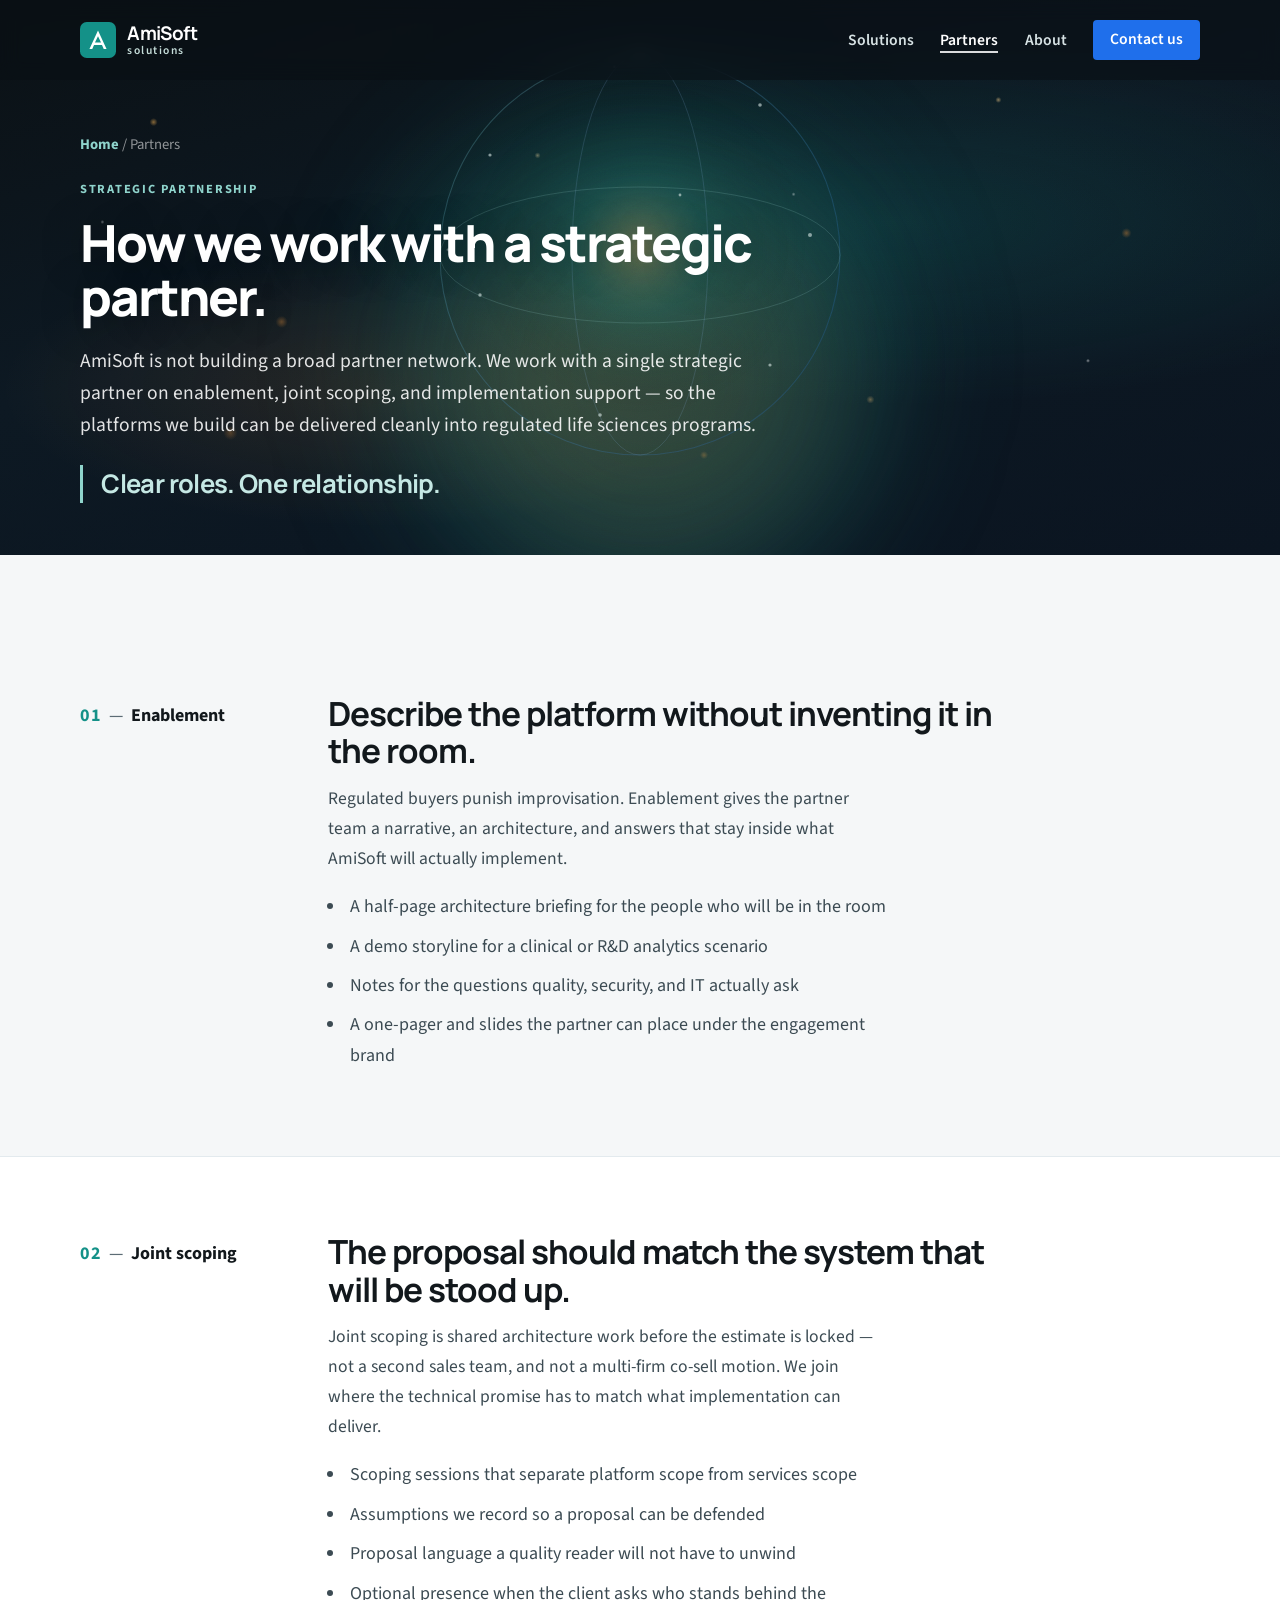
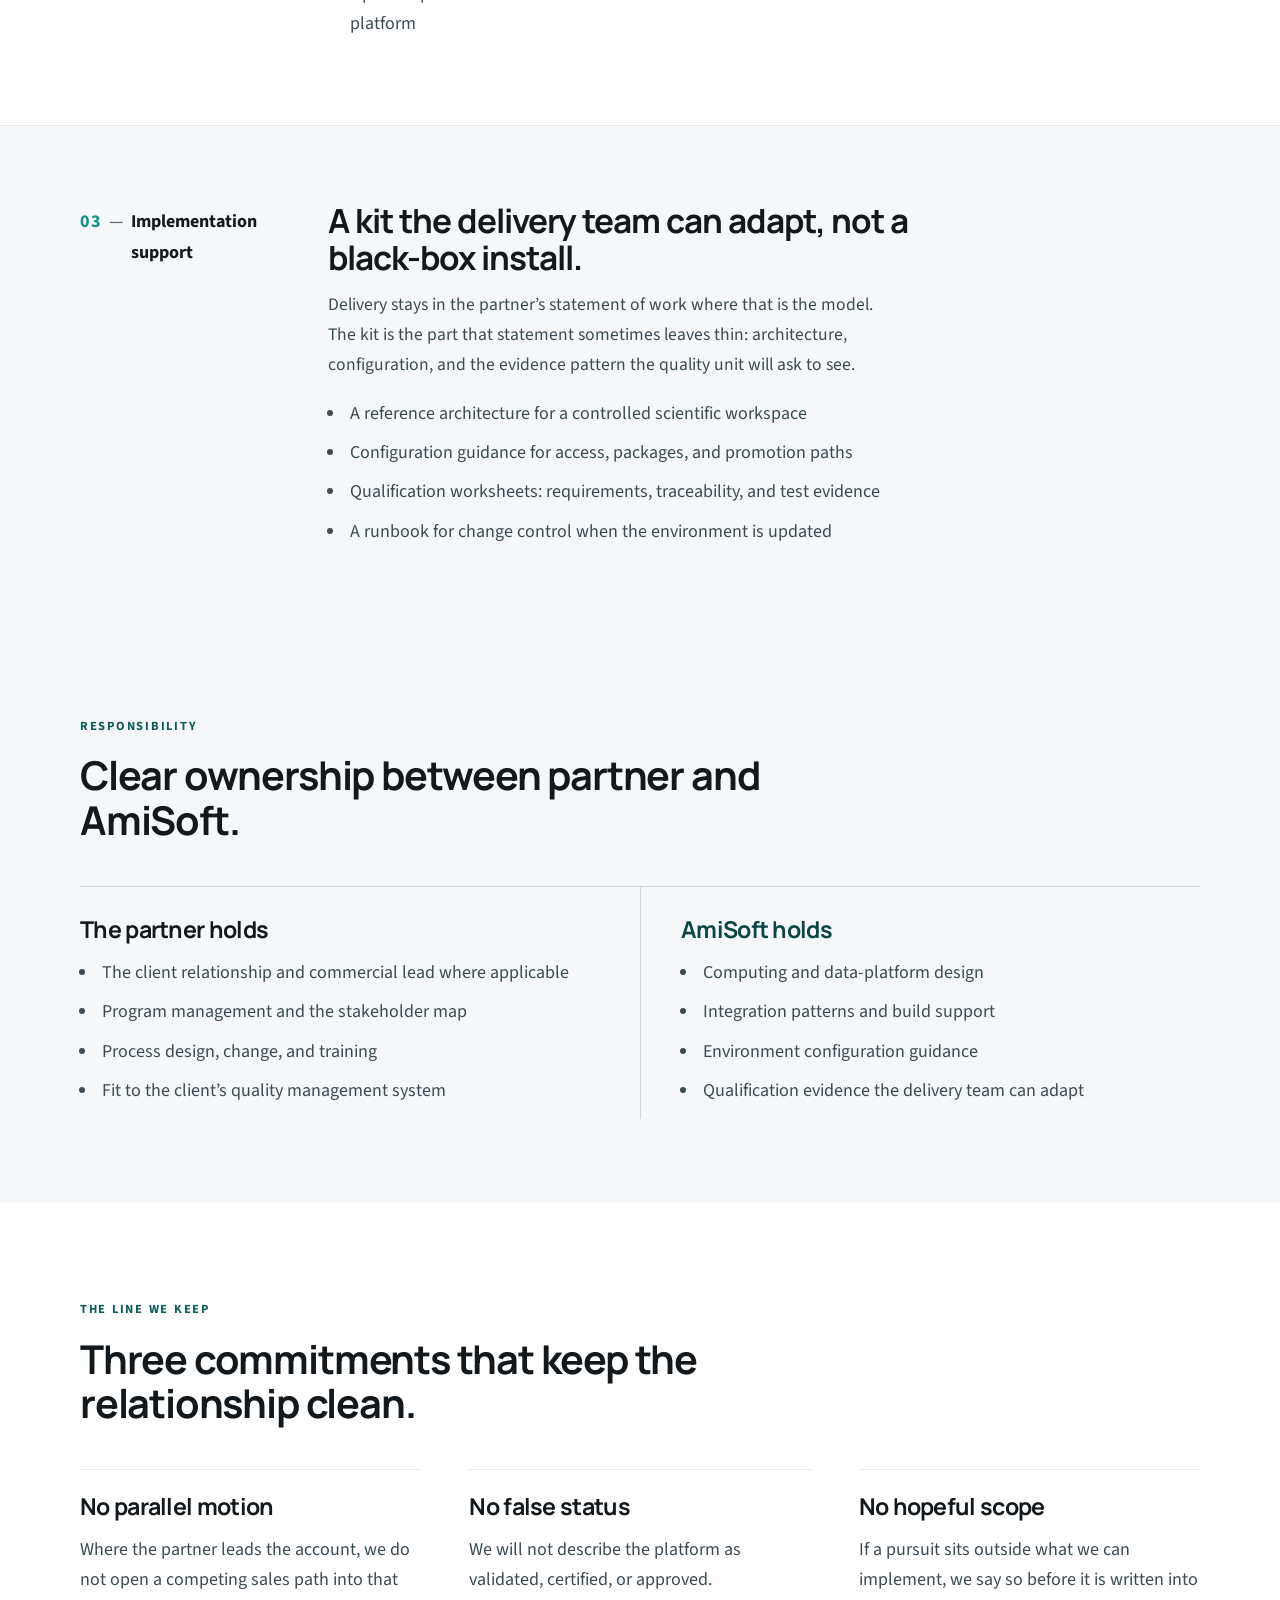
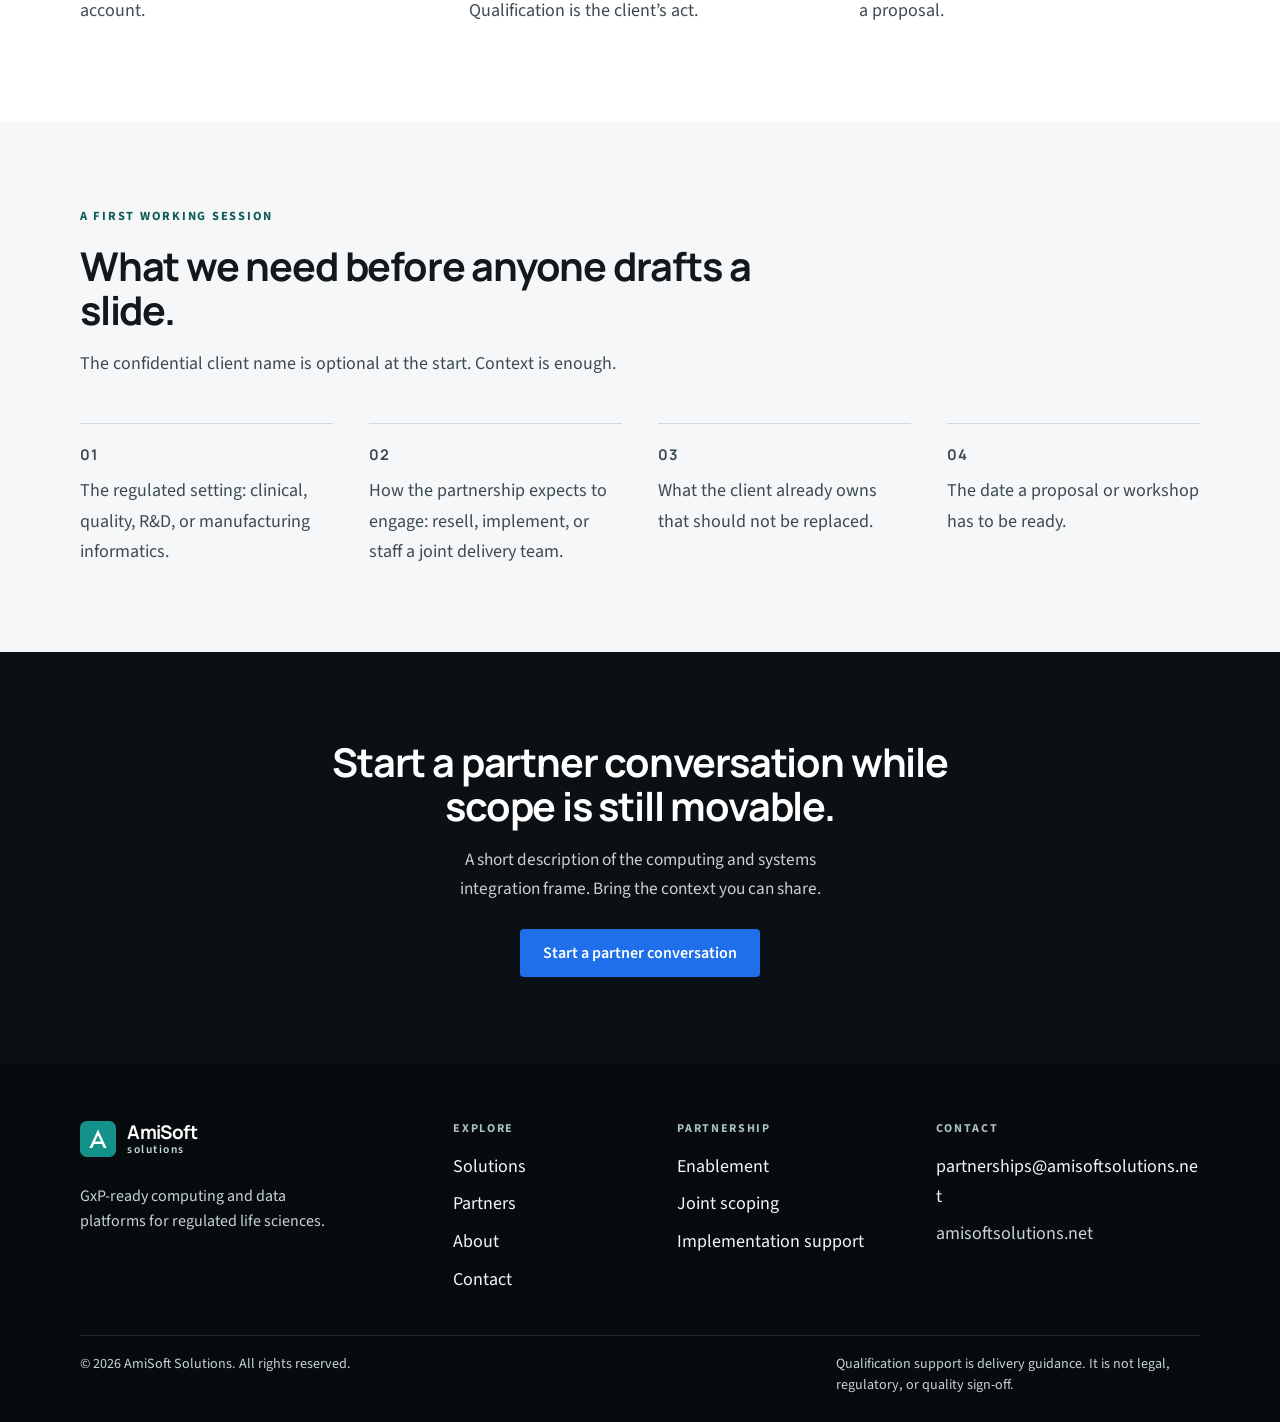
<file: partners.html>
<!DOCTYPE html>
<html lang="en">
<head>
  <meta charset="UTF-8" />
  <meta name="viewport" content="width=device-width, initial-scale=1" />
  <meta name="theme-color" content="#0a1014" />
  <title>Partners — AmiSoft Solutions</title>
  <meta name="description" content="How a strategic partner works with AmiSoft Solutions: joint scoping, implementation support, and qualification evidence adapted to the client’s quality system." />
  <link rel="icon" href="favicon.svg" type="image/svg+xml" />
  <link rel="preconnect" href="https://fonts.googleapis.com" />
  <link rel="preconnect" href="https://fonts.gstatic.com" crossorigin />
  <link href="https://fonts.googleapis.com/css2?family=Manrope:wght@500;600;700;800&family=Source+Sans+3:ital,wght@0,400;0,500;0,600;0,700;1,400&display=swap" rel="stylesheet" />
  <link rel="stylesheet" href="css/site.css" />
</head>
<body>
  <a class="skip" href="#content">Skip to content</a>
  <header class="site-header site-header--on-banner">
    <div class="container header-inner">
      <a class="brand" href="index.html">
        <svg class="brand-mark" viewBox="0 0 32 32" aria-hidden="true">
          <rect width="32" height="32" rx="6" fill="#149188"/>
          <path fill="#fff" d="M16 7.6 23.6 24h-2.5l-1.55-3.5h-7.1L10.9 24H8.4L16 7.6Zm-2.7 10.7h5.4L16 12.7l-2.7 5.6Z"/>
        </svg>
        <span class="brand-lockup">
          <span class="brand-name">AmiSoft</span>
          <span class="brand-sub">solutions</span>
        </span>
      </a>
      <button class="nav-toggle" type="button" aria-expanded="false" aria-controls="site-nav">
        <span class="sr-only">Menu</span>
        <svg viewBox="0 0 20 20" fill="none" stroke="currentColor" stroke-width="1.7" stroke-linecap="round" aria-hidden="true">
          <path d="M3.5 5.5h13M3.5 10h13M3.5 14.5h13"/>
        </svg>
      </button>
      <nav id="site-nav" class="site-nav" aria-label="Primary">
        <a href="solutions.html">Solutions</a>
        <a href="partners.html" aria-current="page">Partners</a>
        <a href="about.html">About</a>
        <a class="btn btn-cta btn-sm" href="contact.html">Contact us</a>
      </nav>
    </div>
  </header>

  <main id="content">
        <section class="page-hero">
      <div class="hero-backdrop" aria-hidden="true">
        <div class="hero-glow hero-glow--teal"></div>
        <div class="hero-glow hero-glow--amber"></div>
        <div class="hero-bokeh"></div>
        <svg class="hero-wire hero-wire--page" viewBox="0 0 640 640" xmlns="http://www.w3.org/2000/svg">
          <defs>
            <radialGradient id="parWireCore" cx="50%" cy="48%" r="42%">
              <stop offset="0%" stop-color="#f0c070" stop-opacity="0.4"/>
              <stop offset="40%" stop-color="#149188" stop-opacity="0.18"/>
              <stop offset="100%" stop-color="#0a1014" stop-opacity="0"/>
            </radialGradient>
            <linearGradient id="parWireStroke" x1="0%" y1="0%" x2="100%" y2="100%">
              <stop offset="0%" stop-color="#7ec8c0" stop-opacity="0.5"/>
              <stop offset="100%" stop-color="#1f6feb" stop-opacity="0.35"/>
            </linearGradient>
          </defs>
          <circle cx="320" cy="320" r="200" fill="url(#parWireCore)"/>
          <ellipse cx="320" cy="320" rx="200" ry="200" fill="none" stroke="url(#parWireStroke)" stroke-width="1.1" opacity="0.65"/>
          <ellipse cx="320" cy="320" rx="200" ry="68" fill="none" stroke="#9ad4cc" stroke-width="0.7" opacity="0.3"/>
          <ellipse cx="320" cy="320" rx="68" ry="200" fill="none" stroke="#8bb8e8" stroke-width="0.7" opacity="0.28"/>
          <g fill="#e8f4f2" opacity="0.65">
            <circle cx="320" cy="120" r="2"/><circle cx="440" cy="170" r="1.8"/><circle cx="490" cy="300" r="2"/>
            <circle cx="450" cy="430" r="1.6"/><circle cx="280" cy="480" r="1.8"/><circle cx="160" cy="360" r="1.7"/>
            <circle cx="170" cy="220" r="1.6"/><circle cx="360" cy="260" r="1.4"/>
          </g>
        </svg>
        <div class="hero-grain"></div>
      </div>
      <div class="container page-hero-inner">
        <p class="crumb"><a href="index.html">Home</a> / Partners</p>
        <p class="eyebrow">Strategic partnership</p>
        <h1>How we work with a strategic partner.</h1>
        <p class="lead">AmiSoft is not building a broad partner network. We work with a single strategic partner on enablement, joint scoping, and implementation support — so the platforms we build can be delivered cleanly into regulated life sciences programs.</p>
        <blockquote class="pull">
          <p>Clear roles. One relationship.</p>
        </blockquote>
      </div>
    </section>

    <section class="partner-block" id="enablement">
      <div class="container partner-grid">
        <p class="partner-kicker"><span class="num">01</span><span class="dash">—</span> Enablement</p>
        <div class="partner-body">
          <h2>Describe the platform without inventing it in the room.</h2>
          <p>Regulated buyers punish improvisation. Enablement gives the partner team a narrative, an architecture, and answers that stay inside what AmiSoft will actually implement.</p>
          <ul class="clean-list">
            <li>A half-page architecture briefing for the people who will be in the room</li>
            <li>A demo storyline for a clinical or R&amp;D analytics scenario</li>
            <li>Notes for the questions quality, security, and IT actually ask</li>
            <li>A one-pager and slides the partner can place under the engagement brand</li>
          </ul>
        </div>
      </div>
    </section>

    <section class="partner-block" id="cosell">
      <div class="container partner-grid">
        <p class="partner-kicker"><span class="num">02</span><span class="dash">—</span> Joint scoping</p>
        <div class="partner-body">
          <h2>The proposal should match the system that will be stood up.</h2>
          <p>Joint scoping is shared architecture work before the estimate is locked — not a second sales team, and not a multi-firm co-sell motion. We join where the technical promise has to match what implementation can deliver.</p>
          <ul class="clean-list">
            <li>Scoping sessions that separate platform scope from services scope</li>
            <li>Assumptions we record so a proposal can be defended</li>
            <li>Proposal language a quality reader will not have to unwind</li>
            <li>Optional presence when the client asks who stands behind the platform</li>
          </ul>
        </div>
      </div>
    </section>

    <section class="partner-block" id="kits">
      <div class="container partner-grid">
        <p class="partner-kicker"><span class="num">03</span><span class="dash">—</span> Implementation support</p>
        <div class="partner-body">
          <h2>A kit the delivery team can adapt, not a black-box install.</h2>
          <p>Delivery stays in the partner’s statement of work where that is the model. The kit is the part that statement sometimes leaves thin: architecture, configuration, and the evidence pattern the quality unit will ask to see.</p>
          <ul class="clean-list">
            <li>A reference architecture for a controlled scientific workspace</li>
            <li>Configuration guidance for access, packages, and promotion paths</li>
            <li>Qualification worksheets: requirements, traceability, and test evidence</li>
            <li>A runbook for change control when the environment is updated</li>
          </ul>
        </div>
      </div>
    </section>

    <section class="band" id="responsibility">
      <div class="section">
        <div class="container">
          <p class="section-label"><span>Responsibility</span></p>
          <div class="section-intro">
            <h2>Clear ownership between partner and AmiSoft.</h2>
          </div>
          <div class="hold-grid">
            <article class="hold-card">
              <h3>The partner holds</h3>
              <ul class="clean-list">
                <li>The client relationship and commercial lead where applicable</li>
                <li>Program management and the stakeholder map</li>
                <li>Process design, change, and training</li>
                <li>Fit to the client’s quality management system</li>
              </ul>
            </article>
            <article class="hold-card ours">
              <h3>AmiSoft holds</h3>
              <ul class="clean-list">
                <li>Computing and data-platform design</li>
                <li>Integration patterns and build support</li>
                <li>Environment configuration guidance</li>
                <li>Qualification evidence the delivery team can adapt</li>
              </ul>
            </article>
          </div>
        </div>
      </div>
    </section>

    <section class="section" id="commitments">
      <div class="container">
        <p class="section-label"><span>The line we keep</span></p>
        <div class="section-intro">
          <h2>Three commitments that keep the relationship clean.</h2>
        </div>
        <div class="commit-grid">
          <article class="commit-card">
            <h3>No parallel motion</h3>
            <p>Where the partner leads the account, we do not open a competing sales path into that account.</p>
          </article>
          <article class="commit-card">
            <h3>No false status</h3>
            <p>We will not describe the platform as validated, certified, or approved. Qualification is the client’s act.</p>
          </article>
          <article class="commit-card">
            <h3>No hopeful scope</h3>
            <p>If a pursuit sits outside what we can implement, we say so before it is written into a proposal.</p>
          </article>
        </div>
      </div>
    </section>

    <section class="band" id="session">
      <div class="section">
        <div class="container">
          <p class="section-label"><span>A first working session</span></p>
          <div class="section-intro">
            <h2>What we need before anyone drafts a slide.</h2>
            <p>The confidential client name is optional at the start. Context is enough.</p>
          </div>
          <div class="session-grid">
            <article>
              <p class="step-num">01</p>
              <p>The regulated setting: clinical, quality, R&amp;D, or manufacturing informatics.</p>
            </article>
            <article>
              <p class="step-num">02</p>
              <p>How the partnership expects to engage: resell, implement, or staff a joint delivery team.</p>
            </article>
            <article>
              <p class="step-num">03</p>
              <p>What the client already owns that should not be replaced.</p>
            </article>
            <article>
              <p class="step-num">04</p>
              <p>The date a proposal or workshop has to be ready.</p>
            </article>
          </div>
        </div>
      </div>
    </section>

    <section class="cta-band" aria-labelledby="cta-heading">
      <div class="container cta-inner">
        <div class="cta-copy">
          <h2 id="cta-heading">Start a partner conversation while scope is still movable.</h2>
          <p>A short description of the computing and systems integration frame. Bring the context you can share.</p>
        </div>
        <a class="btn btn-cta" href="contact.html">Start a partner conversation</a>
      </div>
    </section>
  </main>

  <footer class="site-footer">
    <div class="container footer-grid">
      <div class="footer-brand">
        <a class="brand" href="index.html">
          <svg class="brand-mark" viewBox="0 0 32 32" aria-hidden="true">
          <rect width="32" height="32" rx="6" fill="#149188"/>
          <path fill="#fff" d="M16 7.6 23.6 24h-2.5l-1.55-3.5h-7.1L10.9 24H8.4L16 7.6Zm-2.7 10.7h5.4L16 12.7l-2.7 5.6Z"/>
        </svg>
        <span class="brand-lockup">
          <span class="brand-name">AmiSoft</span>
          <span class="brand-sub">solutions</span>
        </span>
        </a>
        <p>GxP-ready computing and data platforms for regulated life sciences.</p>
      </div>
      <div>
        <h2>Explore</h2>
        <ul>
          <li><a href="solutions.html">Solutions</a></li>
          <li><a href="partners.html">Partners</a></li>
          <li><a href="about.html">About</a></li>
          <li><a href="contact.html">Contact</a></li>
        </ul>
      </div>
      <div>
        <h2>Partnership</h2>
        <ul>
          <li><a href="partners.html#enablement">Enablement</a></li>
          <li><a href="partners.html#cosell">Joint scoping</a></li>
          <li><a href="partners.html#kits">Implementation support</a></li>
        </ul>
      </div>
      <div class="footer-contact">
        <h2>Contact</h2>
        <a href="mailto:partnerships@amisoftsolutions.net">partnerships@amisoftsolutions.net</a>
        <span>amisoftsolutions.net</span>
      </div>
    </div>
    <div class="container footer-base">
      <p>© 2026 AmiSoft Solutions. All rights reserved.</p>
      <p>Qualification support is delivery guidance. It is not legal, regulatory, or quality sign-off.</p>
    </div>
  </footer>
  <script src="js/site.js"></script>
</body>
</html>
</file>
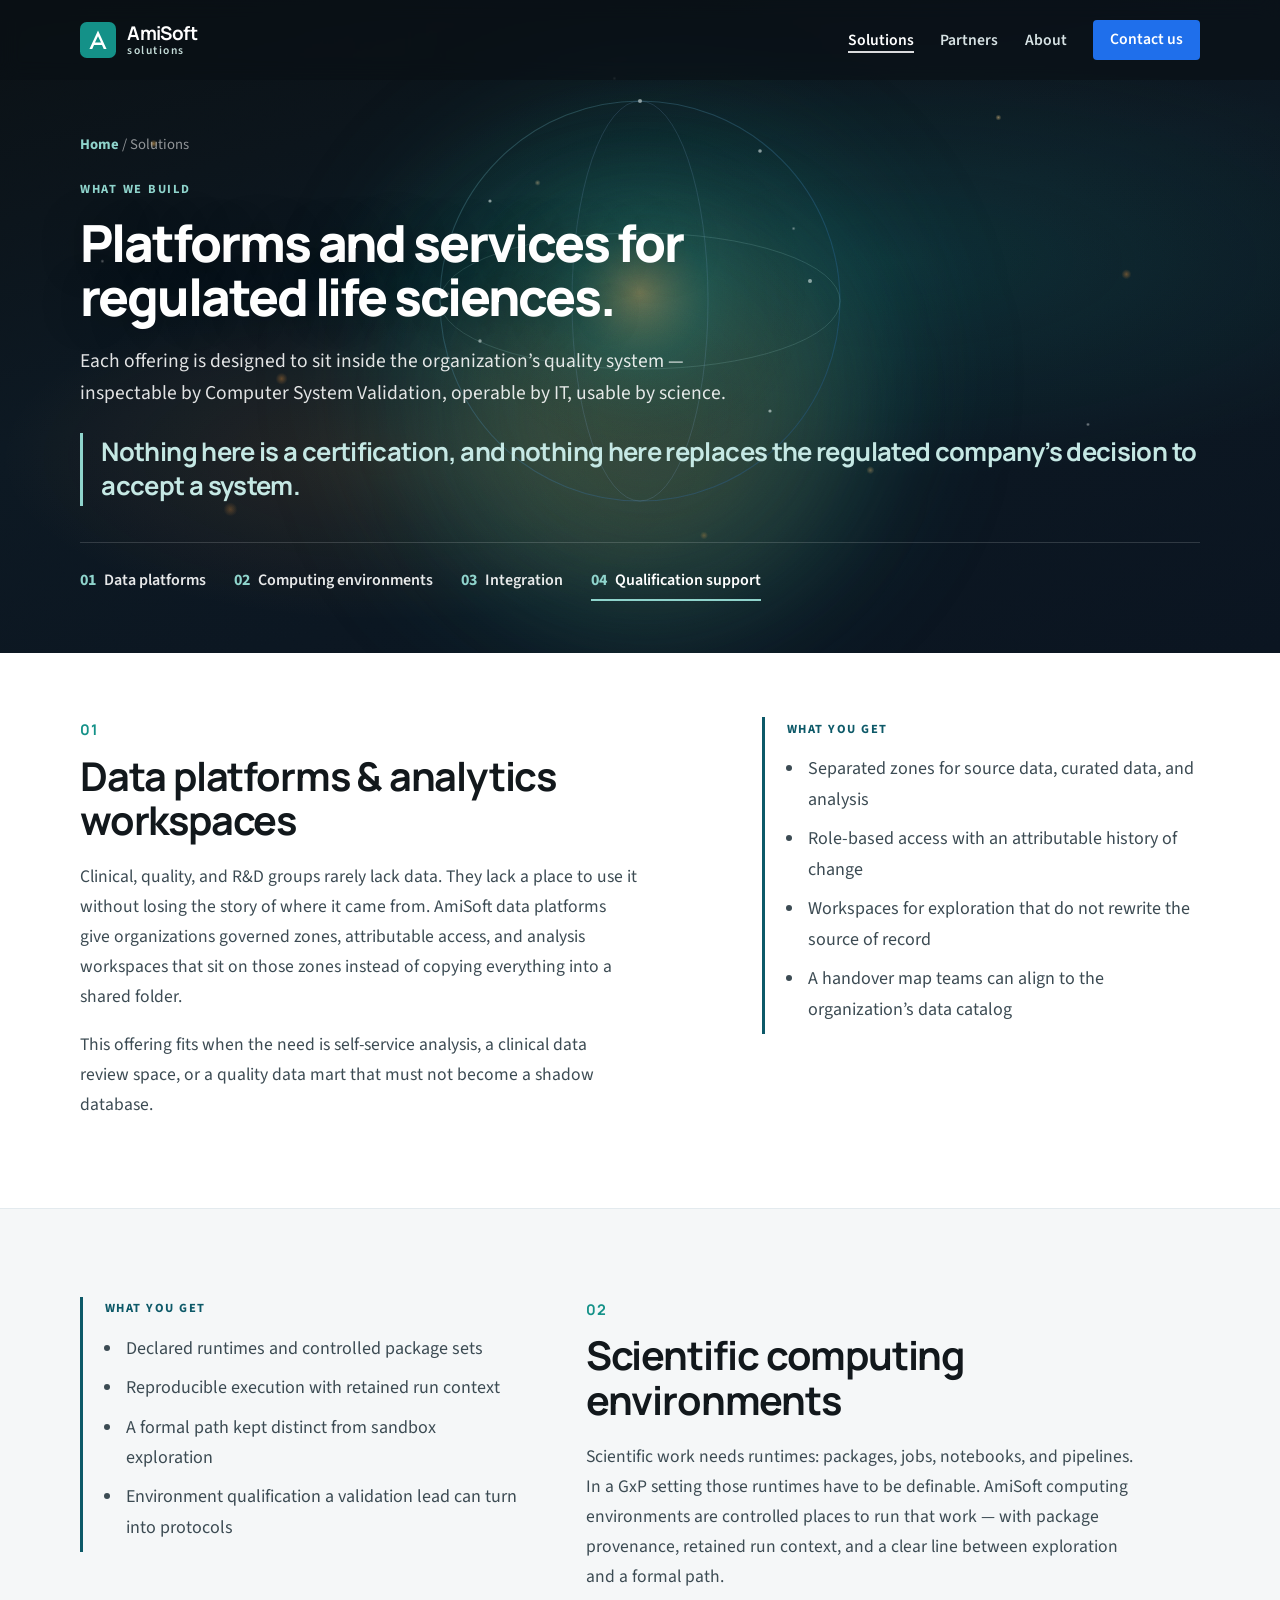
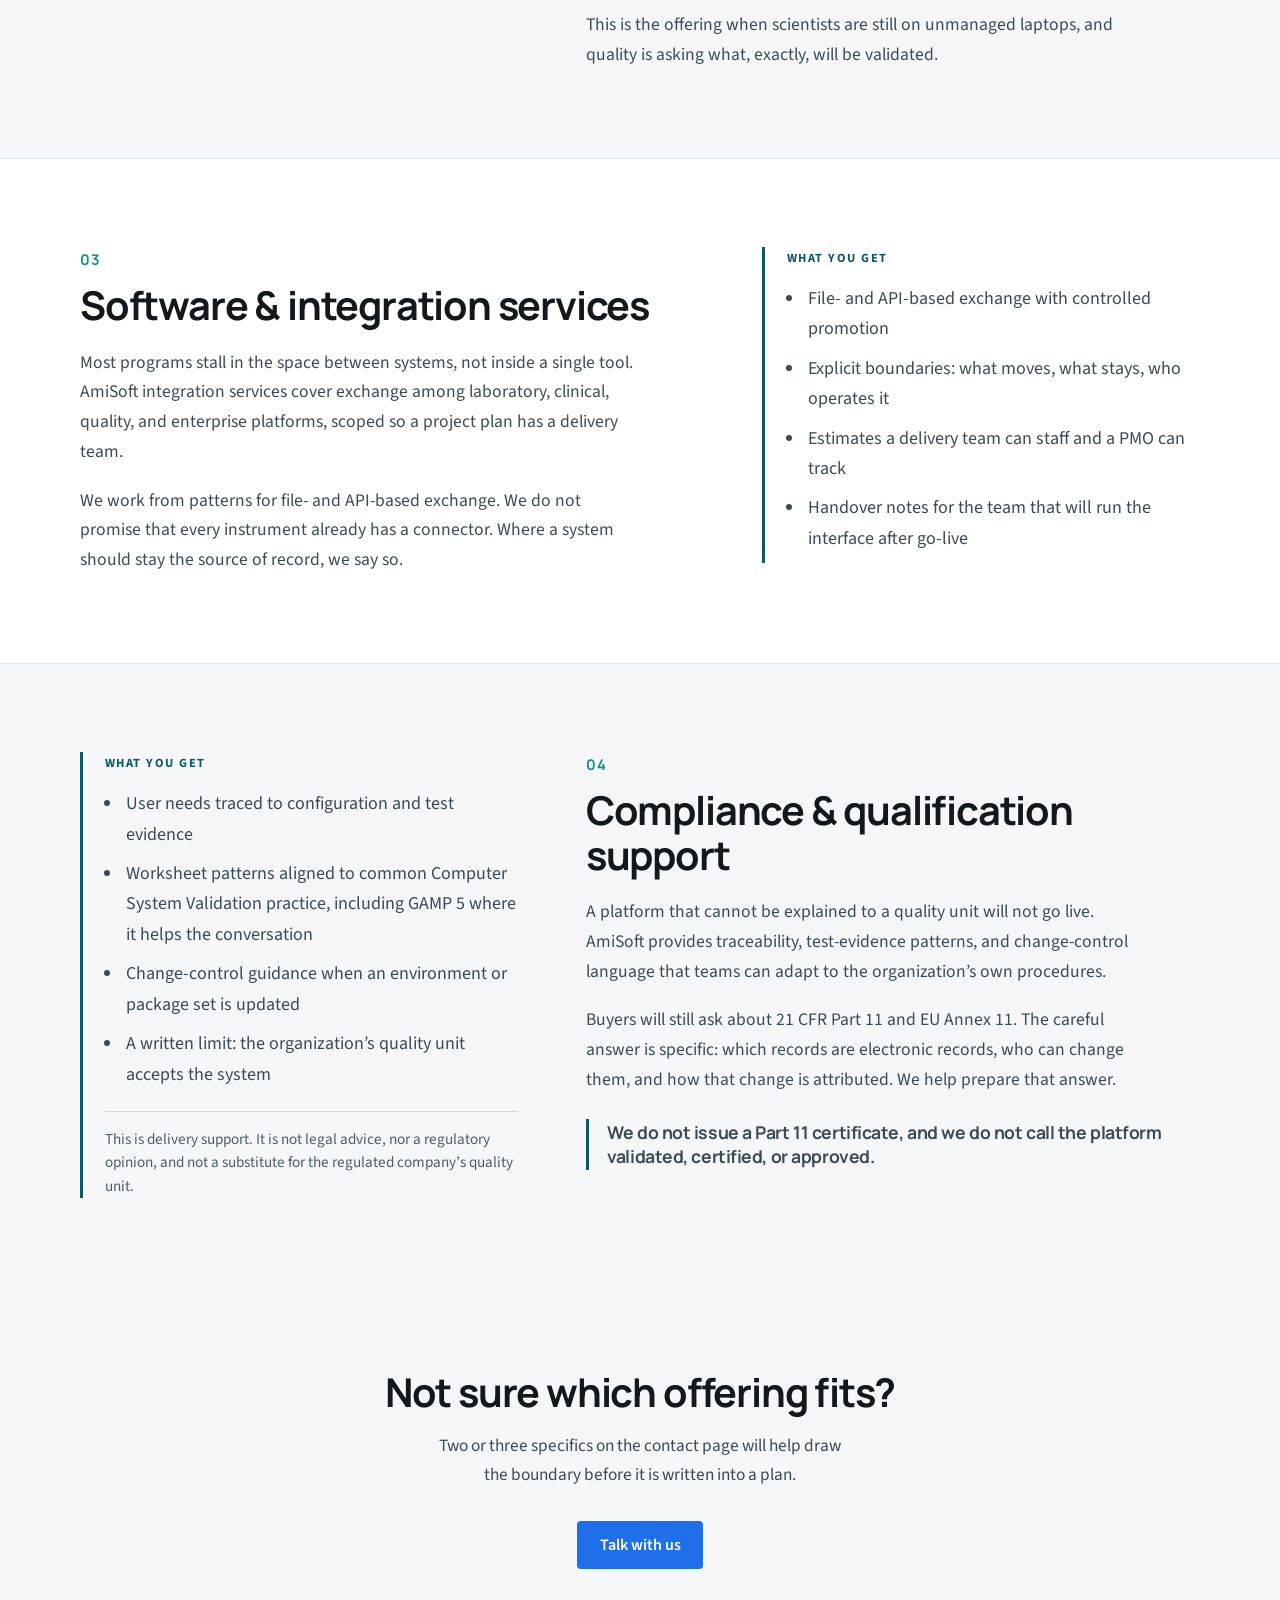
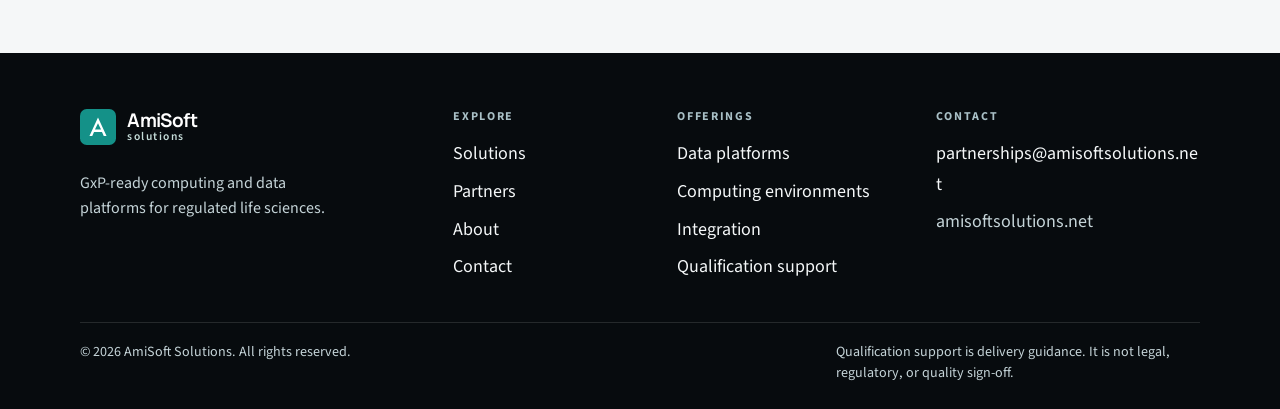
<file: solutions.html>
<!DOCTYPE html>
<html lang="en">
<head>
  <meta charset="UTF-8" />
  <meta name="viewport" content="width=device-width, initial-scale=1" />
  <meta name="theme-color" content="#0a1014" />
  <title>Solutions — AmiSoft Solutions</title>
  <meta name="description" content="Platforms and services for regulated life sciences: data platforms, scientific computing environments, software and integration, and compliance and qualification support." />
  <link rel="icon" href="favicon.svg" type="image/svg+xml" />
  <link rel="preconnect" href="https://fonts.googleapis.com" />
  <link rel="preconnect" href="https://fonts.gstatic.com" crossorigin />
  <link href="https://fonts.googleapis.com/css2?family=Manrope:wght@500;600;700;800&family=Source+Sans+3:ital,wght@0,400;0,500;0,600;0,700;1,400&display=swap" rel="stylesheet" />
  <link rel="stylesheet" href="css/site.css" />
</head>
<body>
  <a class="skip" href="#content">Skip to content</a>
  <header class="site-header site-header--on-banner">
    <div class="container header-inner">
      <a class="brand" href="index.html">
        <svg class="brand-mark" viewBox="0 0 32 32" aria-hidden="true">
          <rect width="32" height="32" rx="6" fill="#149188"/>
          <path fill="#fff" d="M16 7.6 23.6 24h-2.5l-1.55-3.5h-7.1L10.9 24H8.4L16 7.6Zm-2.7 10.7h5.4L16 12.7l-2.7 5.6Z"/>
        </svg>
        <span class="brand-lockup">
          <span class="brand-name">AmiSoft</span>
          <span class="brand-sub">solutions</span>
        </span>
      </a>
      <button class="nav-toggle" type="button" aria-expanded="false" aria-controls="site-nav">
        <span class="sr-only">Menu</span>
        <svg viewBox="0 0 20 20" fill="none" stroke="currentColor" stroke-width="1.7" stroke-linecap="round" aria-hidden="true">
          <path d="M3.5 5.5h13M3.5 10h13M3.5 14.5h13"/>
        </svg>
      </button>
      <nav id="site-nav" class="site-nav" aria-label="Primary">
        <a href="solutions.html" aria-current="page">Solutions</a>
        <a href="partners.html">Partners</a>
        <a href="about.html">About</a>
        <a class="btn btn-cta btn-sm" href="contact.html">Contact us</a>
      </nav>
    </div>
  </header>

  <main id="content">
        <section class="page-hero">
      <div class="hero-backdrop" aria-hidden="true">
        <div class="hero-glow hero-glow--teal"></div>
        <div class="hero-glow hero-glow--amber"></div>
        <div class="hero-bokeh"></div>
        <svg class="hero-wire hero-wire--page" viewBox="0 0 640 640" xmlns="http://www.w3.org/2000/svg">
          <defs>
            <radialGradient id="pageWireCore" cx="50%" cy="48%" r="42%">
              <stop offset="0%" stop-color="#f0c070" stop-opacity="0.4"/>
              <stop offset="40%" stop-color="#149188" stop-opacity="0.18"/>
              <stop offset="100%" stop-color="#0a1014" stop-opacity="0"/>
            </radialGradient>
            <linearGradient id="pageWireStroke" x1="0%" y1="0%" x2="100%" y2="100%">
              <stop offset="0%" stop-color="#7ec8c0" stop-opacity="0.5"/>
              <stop offset="100%" stop-color="#1f6feb" stop-opacity="0.35"/>
            </linearGradient>
          </defs>
          <circle cx="320" cy="320" r="200" fill="url(#pageWireCore)"/>
          <ellipse cx="320" cy="320" rx="200" ry="200" fill="none" stroke="url(#pageWireStroke)" stroke-width="1.1" opacity="0.65"/>
          <ellipse cx="320" cy="320" rx="200" ry="68" fill="none" stroke="#9ad4cc" stroke-width="0.7" opacity="0.3"/>
          <ellipse cx="320" cy="320" rx="68" ry="200" fill="none" stroke="#8bb8e8" stroke-width="0.7" opacity="0.28"/>
          <g fill="#e8f4f2" opacity="0.65">
            <circle cx="320" cy="120" r="2"/><circle cx="440" cy="170" r="1.8"/><circle cx="490" cy="300" r="2"/>
            <circle cx="450" cy="430" r="1.6"/><circle cx="280" cy="480" r="1.8"/><circle cx="160" cy="360" r="1.7"/>
            <circle cx="170" cy="220" r="1.6"/><circle cx="360" cy="260" r="1.4"/>
          </g>
        </svg>
        <div class="hero-grain"></div>
      </div>
      <div class="container page-hero-inner">
        <p class="crumb"><a href="index.html">Home</a> / Solutions</p>
        <p class="eyebrow">What we build</p>
        <h1>Platforms and services for regulated life sciences.</h1>
        <p class="lead">Each offering is designed to sit inside the organization’s quality system — inspectable by Computer System Validation, operable by IT, usable by science.</p>
        <blockquote class="pull">
          <p>Nothing here is a certification, and nothing here replaces the regulated company’s decision to accept a system.</p>
        </blockquote>
        <nav class="anchor-nav" aria-label="Offerings">
          <a href="#data-platforms"><span>01</span> Data platforms</a>
          <a href="#computing"><span>02</span> Computing environments</a>
          <a href="#integration"><span>03</span> Integration</a>
          <a href="#qualification"><span>04</span> Qualification support</a>
        </nav>
      </div>
    </section>

    <section class="offering" id="data-platforms">
      <div class="container split">
        <div class="prose">
          <p class="idx">01</p>
          <h2>Data platforms &amp; analytics workspaces</h2>
            <p>Clinical, quality, and R&amp;D groups rarely lack data. They lack a place to use it without losing the story of where it came from. AmiSoft data platforms give organizations governed zones, attributable access, and analysis workspaces that sit on those zones instead of copying everything into a shared folder.</p>
            <p>This offering fits when the need is self-service analysis, a clinical data review space, or a quality data mart that must not become a shadow database.</p>
          </div>
          <aside class="takeaway">
            <h3>What you get</h3>
            <ul>
              <li>Separated zones for source data, curated data, and analysis</li>
              <li>Role-based access with an attributable history of change</li>
              <li>Workspaces for exploration that do not rewrite the source of record</li>
              <li>A handover map teams can align to the organization’s data catalog</li>
            </ul>
          </aside>
      </div>
    </section>

    <section class="offering is-band" id="computing">
      <div class="container split split-flip">
        <div class="prose">
          <p class="idx">02</p>
          <h2>Scientific computing environments</h2>
            <p>Scientific work needs runtimes: packages, jobs, notebooks, and pipelines. In a GxP setting those runtimes have to be definable. AmiSoft computing environments are controlled places to run that work — with package provenance, retained run context, and a clear line between exploration and a formal path.</p>
            <p>This is the offering when scientists are still on unmanaged laptops, and quality is asking what, exactly, will be validated.</p>
          </div>
          <aside class="takeaway">
            <h3>What you get</h3>
            <ul>
              <li>Declared runtimes and controlled package sets</li>
              <li>Reproducible execution with retained run context</li>
              <li>A formal path kept distinct from sandbox exploration</li>
              <li>Environment qualification a validation lead can turn into protocols</li>
            </ul>
          </aside>
      </div>
    </section>

    <section class="offering" id="integration">
      <div class="container split">
        <div class="prose">
          <p class="idx">03</p>
          <h2>Software &amp; integration services</h2>
            <p>Most programs stall in the space between systems, not inside a single tool. AmiSoft integration services cover exchange among laboratory, clinical, quality, and enterprise platforms, scoped so a project plan has a delivery team.</p>
            <p>We work from patterns for file- and API-based exchange. We do not promise that every instrument already has a connector. Where a system should stay the source of record, we say so.</p>
          </div>
          <aside class="takeaway">
            <h3>What you get</h3>
            <ul>
              <li>File- and API-based exchange with controlled promotion</li>
              <li>Explicit boundaries: what moves, what stays, who operates it</li>
              <li>Estimates a delivery team can staff and a PMO can track</li>
              <li>Handover notes for the team that will run the interface after go-live</li>
            </ul>
          </aside>
      </div>
    </section>

    <section class="offering is-band" id="qualification">
      <div class="container split split-flip">
        <div class="prose">
          <p class="idx">04</p>
          <h2>Compliance &amp; qualification support</h2>
            <p>A platform that cannot be explained to a quality unit will not go live. AmiSoft provides traceability, test-evidence patterns, and change-control language that teams can adapt to the organization’s own procedures.</p>
            <p>Buyers will still ask about 21 CFR Part 11 and EU Annex 11. The careful answer is specific: which records are electronic records, who can change them, and how that change is attributed. We help prepare that answer.</p>
            <blockquote class="pull">
              <p>We do not issue a Part 11 certificate, and we do not call the platform validated, certified, or approved.</p>
            </blockquote>
          </div>
          <aside class="takeaway">
            <h3>What you get</h3>
            <ul>
              <li>User needs traced to configuration and test evidence</li>
              <li>Worksheet patterns aligned to common Computer System Validation practice, including GAMP 5 where it helps the conversation</li>
              <li>Change-control guidance when an environment or package set is updated</li>
              <li>A written limit: the organization’s quality unit accepts the system</li>
            </ul>
            <p class="footnote">This is delivery support. It is not legal advice, nor a regulatory opinion, and not a substitute for the regulated company’s quality unit.</p>
          </aside>
      </div>
    </section>

    <section class="closing" aria-labelledby="closing-heading">
      <div class="container">
        <div>
          <h2 id="closing-heading">Not sure which offering fits?</h2>
          <p>Two or three specifics on the contact page will help draw the boundary before it is written into a plan.</p>
        </div>
        <a class="btn btn-cta" href="contact.html">Talk with us</a>
      </div>
    </section>
  </main>

  <footer class="site-footer">
    <div class="container footer-grid">
      <div class="footer-brand">
        <a class="brand" href="index.html">
          <svg class="brand-mark" viewBox="0 0 32 32" aria-hidden="true">
          <rect width="32" height="32" rx="6" fill="#149188"/>
          <path fill="#fff" d="M16 7.6 23.6 24h-2.5l-1.55-3.5h-7.1L10.9 24H8.4L16 7.6Zm-2.7 10.7h5.4L16 12.7l-2.7 5.6Z"/>
        </svg>
        <span class="brand-lockup">
          <span class="brand-name">AmiSoft</span>
          <span class="brand-sub">solutions</span>
        </span>
        </a>
        <p>GxP-ready computing and data platforms for regulated life sciences.</p>
      </div>
      <div>
        <h2>Explore</h2>
        <ul>
          <li><a href="solutions.html">Solutions</a></li>
          <li><a href="partners.html">Partners</a></li>
          <li><a href="about.html">About</a></li>
          <li><a href="contact.html">Contact</a></li>
        </ul>
      </div>
      <div>
        <h2>Offerings</h2>
        <ul>
          <li><a href="solutions.html#data-platforms">Data platforms</a></li>
          <li><a href="solutions.html#computing">Computing environments</a></li>
          <li><a href="solutions.html#integration">Integration</a></li>
          <li><a href="solutions.html#qualification">Qualification support</a></li>
        </ul>
      </div>
      <div class="footer-contact">
        <h2>Contact</h2>
        <a href="mailto:partnerships@amisoftsolutions.net">partnerships@amisoftsolutions.net</a>
        <span>amisoftsolutions.net</span>
      </div>
    </div>
    <div class="container footer-base">
      <p>© 2026 AmiSoft Solutions. All rights reserved.</p>
      <p>Qualification support is delivery guidance. It is not legal, regulatory, or quality sign-off.</p>
    </div>
  </footer>
  <script src="js/site.js"></script>
</body>
</html>
</file>
<file: css/site.css>
/* AmiSoft Solutions — partner marketing site */

:root {
  --ink: #12181c;
  --body: #3c4b53;
  --muted: #4d5d66;
  --faint: #5c6c75;
  --line: #e3eaee;
  --line-strong: #d0d9de;
  --paper: #ffffff;
  --mist: #f5f7f8;
  --navy: #0c1822;
  --banner: #0a1014;
  --banner-mid: #0c1822;
  --teal: #0e5c58;
  --teal-deep: #0a4744;
  --teal-hover: #146963;
  --mark: #149188;
  --quote: #0d5968;
  --teal-soft: #e7f3f2;
  --cta: #1f6feb;
  --cta-hover: #1a5fd0;
  --amber: #e8913a;
  --amber-soft: #f6e4d0;
  --danger: #8b2e2e;
  --danger-bg: #f8ecec;
  --sans: "Source Sans 3", "Segoe UI", Helvetica, Arial, sans-serif;
  --display: "Manrope", "Source Sans 3", "Segoe UI", sans-serif;
  --header: 80px;
  --measure: 66ch;
}

*,
*::before,
*::after { box-sizing: border-box; }

html { scroll-behavior: smooth; }

body {
  margin: 0;
  background: var(--paper);
  color: var(--ink);
  font-family: var(--sans);
  font-size: 1.125rem;
  line-height: 1.7;
  text-rendering: optimizeLegibility;
}

img, svg { display: block; max-width: 100%; }

h1, h2, h3, p, blockquote { margin: 0; }

h1, h2, h3 {
  font-family: var(--display);
  font-weight: 700;
  letter-spacing: -0.03em;
  line-height: 1.12;
  color: var(--ink);
}

h1 {
  font-weight: 800;
  font-size: clamp(2.8rem, 5vw, 4.5rem);
  letter-spacing: -0.04em;
  line-height: 1.05;
}

h2 { font-size: clamp(1.95rem, 3.1vw, 2.65rem); }

h3 { font-size: 1.35rem; line-height: 1.25; }

a { color: var(--teal); }

::selection {
  background: #d5ece9;
  color: var(--ink);
}

:focus-visible {
  outline: 2px solid var(--teal);
  outline-offset: 3px;
}

.skip {
  position: absolute;
  left: 1rem;
  top: -3.5rem;
  background: #fff;
  color: var(--ink);
  padding: 0.5rem 0.75rem;
  z-index: 80;
}

.skip:focus { top: 0.7rem; }

.sr-only {
  position: absolute;
  width: 1px;
  height: 1px;
  padding: 0;
  margin: -1px;
  overflow: hidden;
  clip: rect(0, 0, 0, 0);
  white-space: nowrap;
  border: 0;
}

.container {
  width: min(1120px, calc(100% - 3rem));
  margin-inline: auto;
}

/* Header — fixed dark bar sitting on the banner */
.site-header {
  position: fixed;
  top: 0;
  left: 0;
  right: 0;
  z-index: 40;
  background: rgba(10, 16, 20, 0.55);
  color: #fff;
  backdrop-filter: blur(10px);
  -webkit-backdrop-filter: blur(10px);
  transition: background 0.2s ease;
}

.site-header.is-solid {
  background: var(--banner);
  box-shadow: 0 1px 0 rgba(255, 255, 255, 0.06);
}

.site-header :focus-visible,
.site-footer :focus-visible,
.cta-band :focus-visible {
  outline-color: #fff;
}

.header-inner {
  display: flex;
  align-items: center;
  justify-content: space-between;
  min-height: var(--header);
  gap: 1.25rem;
}

.brand {
  display: inline-flex;
  align-items: center;
  gap: 0.7rem;
  color: #fff;
  text-decoration: none;
}

.brand-mark {
  width: 36px;
  height: 36px;
  flex: none;
}

.brand-mark rect { fill: var(--mark); }

.brand-lockup {
  display: flex;
  flex-direction: column;
  align-items: flex-start;
  gap: 0.12rem;
  line-height: 1;
}

.brand-name {
  font-family: var(--display);
  font-weight: 700;
  font-size: 1.18rem;
  letter-spacing: -0.03em;
  color: #fff;
}

.brand-sub {
  font-family: var(--sans);
  font-size: 0.72rem;
  font-weight: 600;
  letter-spacing: 0.13em;
  text-transform: lowercase;
  color: #c5ddd9;
}

.site-nav {
  display: flex;
  align-items: center;
  gap: 1.65rem;
}

.site-nav a {
  color: #d7e2e4;
  text-decoration: none;
  font-weight: 600;
  font-size: 0.98rem;
}

.site-nav a:not(.btn):hover,
.site-nav a[aria-current="page"] {
  color: #fff;
}

.site-nav a[aria-current="page"] {
  box-shadow: inset 0 -2px 0 rgba(255, 255, 255, 0.85);
}

.site-nav a.btn,
.site-nav a.btn:hover {
  color: #fff;
  box-shadow: none;
}

.nav-toggle {
  display: none;
  position: relative;
  align-items: center;
  justify-content: center;
  width: 44px;
  height: 44px;
  border: 1px solid rgba(255, 255, 255, 0.28);
  background: transparent;
  color: #fff;
  cursor: pointer;
}

.nav-toggle[aria-expanded="true"] svg { visibility: hidden; }

.nav-toggle[aria-expanded="true"]::before,
.nav-toggle[aria-expanded="true"]::after {
  content: "";
  position: absolute;
  top: 21px;
  left: 13px;
  width: 18px;
  height: 2px;
  background: #fff;
}

.nav-toggle[aria-expanded="true"]::before { transform: rotate(45deg); }
.nav-toggle[aria-expanded="true"]::after { transform: rotate(-45deg); }

.nav-toggle svg { width: 20px; height: 20px; }

/* Buttons */
.btn {
  display: inline-flex;
  align-items: center;
  justify-content: center;
  gap: 0.4rem;
  min-height: 48px;
  border-radius: 4px;
  padding: 0.75rem 1.35rem;
  border: 1px solid transparent;
  background: transparent;
  color: var(--ink);
  font: 600 1rem/1 var(--sans);
  text-decoration: none;
  cursor: pointer;
  white-space: nowrap;
}

.btn-primary {
  background: var(--teal);
  color: #fff;
}

.btn-primary:hover { background: var(--teal-hover); }

.btn-cta {
  background: var(--cta);
  color: #fff;
}

.btn-cta:hover { background: var(--cta-hover); }

.btn-ghost {
  background: transparent;
  color: var(--ink);
  border-color: #c5d0d6;
}

.btn-ghost:hover {
  border-color: var(--navy);
  color: var(--navy);
}

.btn-ghost-light {
  background: transparent;
  color: #fff;
  border-color: rgba(255, 255, 255, 0.45);
}

.btn-ghost-light:hover {
  border-color: #fff;
  background: rgba(255, 255, 255, 0.08);
}

.btn-light {
  background: #fff;
  color: var(--navy);
}

.btn-light:hover { background: var(--teal-soft); }

.btn-sm {
  min-height: 40px;
  padding: 0.5rem 1rem;
  font-size: 0.92rem;
}

/* ========== Full-viewport dark hero ========== */
.hero-banner,
.page-hero {
  position: relative;
  overflow: hidden;
  background:
    radial-gradient(ellipse 80% 60% at 70% 40%, rgba(20, 145, 136, 0.18), transparent 55%),
    radial-gradient(ellipse 60% 50% at 30% 70%, rgba(232, 145, 58, 0.12), transparent 50%),
    linear-gradient(165deg, #0a1014 0%, #0c1822 45%, #0a1420 100%);
  color: #fff;
}

.hero-banner {
  min-height: 72vh;
  display: flex;
  flex-direction: column;
  justify-content: center;
  padding: calc(var(--header) + 2rem) 0 3.5rem;
}

.page-hero {
  padding: calc(var(--header) + 3.25rem) 0 0;
  min-height: 0;
}

.hero-backdrop {
  position: absolute;
  inset: 0;
  pointer-events: none;
  overflow: hidden;
}

.hero-glow {
  position: absolute;
  border-radius: 50%;
  filter: blur(60px);
}

.hero-glow--teal {
  width: min(55vw, 520px);
  height: min(55vw, 520px);
  top: 18%;
  left: 50%;
  transform: translateX(-50%);
  background: rgba(20, 145, 136, 0.22);
}

.hero-glow--amber {
  width: min(40vw, 360px);
  height: min(40vw, 360px);
  top: 35%;
  left: 48%;
  transform: translateX(-40%);
  background: rgba(240, 180, 80, 0.14);
}

.hero-bokeh {
  position: absolute;
  inset: 0;
  background-image:
    radial-gradient(circle 3px at 12% 22%, rgba(232, 170, 80, 0.55), transparent 4px),
    radial-gradient(circle 5px at 22% 58%, rgba(232, 145, 58, 0.35), transparent 6px),
    radial-gradient(circle 2px at 78% 18%, rgba(255, 210, 140, 0.5), transparent 3px),
    radial-gradient(circle 4px at 88% 42%, rgba(232, 145, 58, 0.4), transparent 5px),
    radial-gradient(circle 2.5px at 68% 72%, rgba(255, 200, 120, 0.35), transparent 4px),
    radial-gradient(circle 6px at 18% 78%, rgba(232, 145, 58, 0.28), transparent 7px),
    radial-gradient(circle 2px at 42% 28%, rgba(255, 220, 160, 0.4), transparent 3px),
    radial-gradient(circle 3px at 55% 82%, rgba(232, 160, 70, 0.3), transparent 4px),
    radial-gradient(circle 1.5px at 35% 45%, rgba(255, 255, 255, 0.45), transparent 2px),
    radial-gradient(circle 1.5px at 62% 35%, rgba(255, 255, 255, 0.4), transparent 2px),
    radial-gradient(circle 1px at 85% 65%, rgba(255, 255, 255, 0.5), transparent 2px),
    radial-gradient(circle 1px at 8% 40%, rgba(255, 255, 255, 0.35), transparent 2px),
    radial-gradient(circle 1px at 48% 12%, rgba(255, 255, 255, 0.4), transparent 2px);
}

.hero-wire--page {
  top: 55%;
  width: min(55vw, 420px);
  height: min(55vw, 420px);
  opacity: 0.55;
}

.hero-wire {
  position: absolute;
  left: 50%;
  top: 46%;
  width: min(72vw, 640px);
  height: min(72vw, 640px);
  transform: translate(-50%, -50%);
  opacity: 0.85;
}

.hero-grain {
  position: absolute;
  inset: 0;
  opacity: 0.07;
  background-image: url("data:image/svg+xml,%3Csvg viewBox='0 0 200 200' xmlns='http://www.w3.org/2000/svg'%3E%3Cfilter id='n'%3E%3CfeTurbulence type='fractalNoise' baseFrequency='0.85' numOctaves='4' stitchTiles='stitch'/%3E%3C/filter%3E%3Crect width='100%25' height='100%25' filter='url(%23n)'/%3E%3C/svg%3E");
  background-size: 180px 180px;
  mix-blend-mode: overlay;
}

.hero-banner-inner,
.page-hero-inner {
  position: relative;
  z-index: 2;
  text-align: center;
  max-width: 52rem;
  margin-inline: auto;
  padding-bottom: 2.5rem;
}

.page-hero-inner {
  text-align: left;
  /* keep .container centering (was margin-inline:0, which slammed content left) */
  max-width: min(1120px, calc(100% - 3rem));
  margin-inline: auto;
  padding-bottom: 3.25rem;
}

.page-hero-inner.page-hero-inner--center {
  text-align: center;
  max-width: 44rem;
  margin-inline: auto;
}

.hero-banner h1,
.page-hero h1 {
  color: #fff;
  max-width: 14em;
  margin-inline: auto;
  text-shadow: 0 2px 40px rgba(0, 0, 0, 0.35);
}

.page-hero h1 {
  margin-inline: 0;
  font-size: clamp(2.4rem, 4vw, 3.5rem);
  max-width: 16em;
}

.page-hero-inner--center h1 { margin-inline: auto; }

.lead {
  margin-top: 1.35rem;
  max-width: 40rem;
  color: var(--body);
  font-size: 1.22rem;
  line-height: 1.65;
}

.lead--on-dark {
  color: rgba(255, 255, 255, 0.88);
  margin-inline: auto;
  max-width: 38rem;
  font-size: clamp(1.1rem, 1.6vw, 1.28rem);
}

.page-hero .lead {
  color: rgba(255, 255, 255, 0.88);
  max-width: 44rem;
}

.hero-actions {
  display: flex;
  flex-wrap: wrap;
  justify-content: center;
  gap: 0.85rem;
  margin: 2rem 0 0;
}

.page-hero .hero-actions { justify-content: flex-start; }


/* Labels / eyebrows on dark */
.hero-banner .eyebrow,
.page-hero .eyebrow {
  color: #8fd4cc;
}

.page-hero .crumb {
  color: rgba(255, 255, 255, 0.55);
}

.page-hero .crumb a {
  color: #8fd4cc;
}

.page-hero .pull {
  border-left-color: #8fd4cc;
}

.page-hero .pull p {
  color: #c5e8e4;
}

.page-hero .anchor-nav {
  border-top-color: rgba(255, 255, 255, 0.15);
}

.page-hero .anchor-nav a {
  color: rgba(255, 255, 255, 0.9);
}

.page-hero .anchor-nav a span { color: #8fd4cc; }

.page-hero .anchor-nav a:hover,
.page-hero .anchor-nav a.is-active {
  border-bottom-color: #8fd4cc;
  color: #fff;
}

.eyebrow,
.section-label {
  margin: 0 0 1rem;
  font-size: 0.78rem;
  font-weight: 700;
  letter-spacing: 0.14em;
  text-transform: uppercase;
  color: var(--teal);
}

.section-label {
  display: block;
  justify-content: flex-start;
}

.section-label span { letter-spacing: 0.14em; }

/* Shape / traits intro (first light section) */
.section-shape { padding-top: 4.5rem; }

.shape-grid {
  display: grid;
  grid-template-columns: minmax(0, 1.05fr) minmax(280px, 0.95fr);
  gap: 4rem 5rem;
  align-items: start;
}

.shape-copy .lead,
.shape-copy > p {
  margin-top: 1rem;
  max-width: var(--measure);
  color: var(--body);
  font-size: 1.12rem;
}

.trait-list {
  list-style: none;
  margin: 2.25rem 0 0;
  padding: 0;
}

.trait-list li {
  padding: 1rem 0;
  border-top: 1px solid var(--line);
  color: var(--body);
  font-size: 1.05rem;
  line-height: 1.55;
}

.trait-list li:last-child { border-bottom: 1px solid var(--line); }

.trait-list strong {
  color: var(--ink);
  font-family: var(--display);
  font-weight: 700;
  letter-spacing: -0.02em;
}

.shape-visual {
  display: flex;
  flex-direction: column;
  align-items: center;
  gap: 1.25rem;
  padding: 1rem 0;
}

.rings-diagram {
  width: min(100%, 340px);
  height: auto;
}

.planes-mini {
  display: flex;
  flex-wrap: wrap;
  align-items: center;
  justify-content: center;
  gap: 0.65rem 0.85rem;
}

.plane-chip {
  font-size: 0.82rem;
  font-weight: 700;
  letter-spacing: 0.02em;
  padding: 0.55rem 0.9rem;
  border-radius: 4px;
  border: 1.5px solid;
}

.plane-chip--teal {
  color: var(--teal);
  border-color: #9bcfc9;
  background: rgba(20, 145, 136, 0.06);
}

.plane-chip--amber {
  color: #9a5a12;
  border-color: #e8c49a;
  background: var(--amber-soft);
}

.mini-chart {
  width: 72px;
  height: 44px;
}

.shape-caption {
  color: var(--faint);
  font-size: 0.9rem;
  text-align: center;
}

/* Pull quotes */
.pull {
  margin: 1.5rem 0 0;
  padding: 0.1rem 0 0.1rem 1.15rem;
  border-left: 3px solid var(--quote);
}

.pull p {
  color: var(--quote);
  font-family: var(--display);
  font-size: clamp(1.35rem, 2vw, 1.7rem);
  font-weight: 700;
  line-height: 1.35;
  letter-spacing: -0.025em;
}

.pull em {
  font-style: normal;
  color: var(--mark);
}

.pull-center {
  border-left: 0;
  padding: 0 1rem;
  max-width: min(42rem, 100%);
  margin: 3.5rem auto 0;
  text-align: center;
}

.pull-center p {
  font-size: clamp(1.45rem, 2.2vw, 1.95rem);
  line-height: 1.35;
  max-width: 36ch;
  margin-inline: auto;
}

.section-intro .pull { margin-top: 1.35rem; }


/* Home commercial imagery strip */
.visual-band {
  padding: 0 0 4.5rem;
  background: var(--mist);
}

.visual-band .container {
  padding-top: 0.25rem;
}

.visual-mosaic {
  display: grid;
  gap: 1rem;
  grid-template-columns: 1fr;
}

.visual-card {
  position: relative;
  margin: 0;
  border-radius: 6px;
  overflow: hidden;
  aspect-ratio: 16 / 10;
  border: 1px solid var(--line);
  background: var(--navy);
}

.visual-card img {
  position: absolute;
  inset: 0;
  width: 100%;
  height: 100%;
  max-width: none;
  object-fit: cover;
  display: block;
}

.visual-card .visual-cap {
  position: absolute;
  left: 0;
  right: 0;
  bottom: 0;
  z-index: 1;
  margin: 0;
  padding: 0.85rem 1rem;
  background: linear-gradient(transparent, rgba(10, 16, 20, 0.72));
  color: #fff;
  font-family: var(--display);
  font-weight: 700;
  font-size: 0.92rem;
  letter-spacing: -0.01em;
}

@media (min-width: 720px) {
  .visual-mosaic {
    grid-template-columns: repeat(3, 1fr);
    gap: 1.15rem;
  }
}

/* Sections */
.section { padding: 6rem 0; }

.section-mist { background: var(--mist); }

.section-intro { max-width: 44rem; }

.section-intro p {
  margin-top: 1rem;
  max-width: var(--measure);
  color: var(--body);
  font-size: 1.12rem;
}

.offer-stack { margin-top: 3rem; }

.offer-block {
  display: grid;
  grid-template-columns: 5.25rem minmax(0, 1fr);
  column-gap: 1.25rem;
  row-gap: 0.75rem;
  align-items: start;
  padding: 3rem 0;
  border-top: 1px solid var(--line);
}

.offer-block:last-child { border-bottom: 1px solid var(--line); }

.offer-block .num {
  grid-row: 1 / span 3;
  padding-top: 0.45rem;
  color: var(--mark);
  font-family: var(--display);
  font-size: 0.95rem;
  font-weight: 700;
  letter-spacing: 0.08em;
}

.offer-block h3 {
  font-size: clamp(1.55rem, 2.3vw, 1.95rem);
  max-width: 28ch;
}

.offer-block p {
  max-width: 68ch;
  color: var(--body);
  font-size: 1.08rem;
}

.more,
.text-link {
  display: inline-flex;
  align-items: center;
  gap: 0.4rem;
  color: var(--teal);
  font-weight: 700;
  text-decoration: none;
}

.more svg,
.text-link svg {
  width: 16px;
  height: 16px;
}

.more:hover,
.text-link:hover { text-decoration: underline; text-underline-offset: 0.18em; }

.text-link { margin-top: 2rem; }

.pull-center + .text-link {
  width: fit-content;
  margin-inline: auto;
}

.trio,
.steps {
  display: grid;
  grid-template-columns: repeat(3, 1fr);
  gap: 2.75rem 3rem;
  margin-top: 3.25rem;
}

.trio article,
.steps article {
  padding-top: 1.5rem;
  border-top: 1px solid var(--line);
}

.trio h3,
.steps h3 {
  margin-bottom: 0.65rem;
  font-size: 1.4rem;
}

.trio p,
.steps p {
  color: var(--body);
  max-width: 36ch;
}

.step-num {
  margin-bottom: 0.55rem;
  color: var(--mark);
  font-family: var(--display);
  font-size: 0.92rem;
  font-weight: 700;
  letter-spacing: 0.08em;
}

/* Inner pages shared */
.crumb {
  margin-bottom: 1.35rem;
  color: var(--faint);
  font-size: 0.92rem;
}

.crumb a {
  color: var(--teal);
  font-weight: 700;
  text-decoration: none;
}

.crumb a:hover { text-decoration: underline; text-underline-offset: 0.16em; }

.anchor-nav {
  display: flex;
  flex-wrap: wrap;
  gap: 0.35rem 1.75rem;
  margin-top: 2.25rem;
  padding-top: 1.15rem;
  border-top: 1px solid var(--line);
}

.anchor-nav a {
  display: inline-flex;
  align-items: center;
  gap: 0.5rem;
  padding: 0.35rem 0;
  border-bottom: 2px solid transparent;
  color: var(--ink);
  font-size: 1rem;
  font-weight: 600;
  text-decoration: none;
}

.anchor-nav a span {
  color: var(--teal);
  font-variant-numeric: tabular-nums;
  font-weight: 700;
}

.anchor-nav a:hover,
.anchor-nav a.is-active {
  border-bottom-color: var(--teal);
  color: var(--ink);
}

section[id] { scroll-margin-top: calc(var(--header) + 16px); }

.offering {
  padding: 5.5rem 0;
  border-top: 1px solid var(--line);
}

.offering.is-band { background: var(--mist); }

.page-hero + .offering,
.page-hero + .partner-block,
.page-hero + .section,
.page-hero + .band {
  border-top: 0;
  padding-top: 4rem;
}

.offering .idx,
.prose .idx {
  margin-bottom: 0.7rem;
  color: var(--mark);
  font-family: var(--display);
  font-size: 0.92rem;
  font-weight: 700;
  letter-spacing: 0.08em;
}

.prose h2,
.offering h2 {
  margin: 0 0 1.25rem;
  max-width: 18em;
}

.split {
  display: grid;
  grid-template-columns: minmax(0, 1.15fr) minmax(260px, 0.82fr);
  gap: 4.25rem;
  align-items: start;
}

.split-flip {
  grid-template-columns: minmax(260px, 0.82fr) minmax(0, 1.15fr);
}

.split-flip .prose { order: 2; }
.split-flip .takeaway { order: 1; }

.prose p {
  color: var(--body);
  font-size: 1.1rem;
  max-width: 62ch;
}

.prose p + p,
.prose .pull + p { margin-top: 1.15rem; }

.prose .pull { margin-top: 1.5rem; }

.takeaway {
  padding: 0.2rem 0 0 1.35rem;
  border-left: 3px solid var(--quote);
}

.takeaway h3 {
  font-family: var(--sans);
  font-size: 0.78rem;
  font-weight: 700;
  letter-spacing: 0.12em;
  text-transform: uppercase;
  line-height: 1.4;
  color: var(--quote);
  margin-bottom: 1rem;
}

.takeaway ul,
.clean-list {
  margin: 0;
  padding: 0 0 0 1.15rem;
  color: var(--body);
}

.takeaway li,
.clean-list li {
  margin: 0.55rem 0;
  padding-left: 0.2rem;
}

.footnote,
.limit-note {
  margin-top: 1.25rem;
  padding-top: 1rem;
  border-top: 1px solid var(--line-strong);
  color: var(--muted);
  font-size: 0.95rem;
  line-height: 1.55;
}

.limit-note {
  max-width: 68ch;
  padding: 0.15rem 0 0.15rem 1.1rem;
  border-top: 0;
  border-left: 3px solid var(--line-strong);
}

.closing { background: var(--mist); }

.closing .container {
  display: flex;
  flex-direction: column;
  align-items: center;
  text-align: center;
  gap: 0.35rem;
  padding: 5.25rem 0;
}

.closing h2,
.cta-band h2 { max-width: 16em; color: inherit; }

.closing p {
  margin: 1rem auto 1.6rem;
  max-width: 46ch;
  color: var(--body);
  font-size: 1.08rem;
}

.cta-band p {
  margin: 1rem auto 1.6rem;
  max-width: 46ch;
  color: rgba(255, 255, 255, 0.8);
  font-size: 1.08rem;
}

/* Partners */
.partner-block { border-top: 1px solid var(--line); }

.partner-block:nth-of-type(even) { background: var(--mist); }

.partner-grid {
  display: grid;
  grid-template-columns: 200px minmax(0, 1fr);
  gap: 3rem;
  padding: 4.75rem 0;
}

.partner-kicker {
  display: flex;
  align-items: baseline;
  gap: 0.45rem;
  margin: 0.35rem 0 0;
  font-weight: 700;
  color: var(--ink);
}

.partner-kicker .num {
  color: var(--mark);
  letter-spacing: 0.06em;
  font-variant-numeric: tabular-nums;
}

.partner-kicker .dash { color: var(--faint); font-weight: 500; }

.partner-body h2 {
  font-size: clamp(1.85rem, 2.6vw, 2.4rem);
  max-width: 20em;
  margin-bottom: 0.9rem;
}

.partner-body > p {
  color: var(--body);
  max-width: 62ch;
  font-size: 1.1rem;
}

.partner-body .clean-list {
  margin-top: 1.15rem;
  max-width: 62ch;
}

.band { background: var(--mist); }

.band .section { padding: 5.25rem 0; }

.hold-grid,
.commit-grid {
  display: grid;
  margin-top: 2.75rem;
}

.hold-grid {
  grid-template-columns: 1fr 1fr;
  border-top: 1px solid var(--line-strong);
}

.commit-grid {
  grid-template-columns: repeat(3, 1fr);
  gap: 2.5rem 3rem;
}

.hold-card,
.commit-card {
  background: transparent;
  padding: 1.75rem 2.5rem 0.25rem 0;
}

.hold-card + .hold-card {
  padding-left: 2.5rem;
  border-left: 1px solid var(--line-strong);
}

.hold-card.ours h3 { color: var(--teal-deep); }

.hold-card h3,
.commit-card h3 {
  font-size: 1.45rem;
  margin-bottom: 0.85rem;
}

.commit-card {
  padding: 1.35rem 0 0;
  border-top: 1px solid var(--line);
}

.commit-card p { color: var(--body); }

.session-grid {
  display: grid;
  grid-template-columns: repeat(4, 1fr);
  gap: 2rem 2.25rem;
  margin-top: 2.75rem;
}

.session-grid article {
  padding-top: 1.15rem;
  border-top: 1px solid var(--line-strong);
}

.session-grid p { color: var(--body); }

/* About */
.plain-list {
  list-style: none;
  margin: 0;
  padding: 0;
}

.plain-list li {
  padding: 1rem 0;
  border-top: 1px solid var(--line);
}

.plain-list a {
  font-weight: 700;
  color: var(--ink);
  text-decoration: none;
}

.plain-list a:hover { color: var(--teal); }

.plain-list span {
  display: block;
  margin-top: 0.25rem;
  color: var(--muted);
  font-weight: 400;
}

/* Contact */
.contact-layout {
  display: grid;
  grid-template-columns: minmax(0, 1.35fr) minmax(240px, 0.72fr);
  gap: 3.5rem;
  align-items: start;
}

.form-card {
  background: var(--paper);
  border: 1px solid var(--line);
  padding: 1.75rem 1.6rem 1.5rem;
}

.aside-card {
  padding: 0 0 0.25rem;
  border-top: 3px solid var(--quote);
}

.aside-card + .aside-card { margin-top: 2rem; }

.aside-card h2 {
  font-family: var(--sans);
  font-size: 0.78rem;
  font-weight: 700;
  letter-spacing: 0.12em;
  text-transform: uppercase;
  line-height: 1.4;
  color: var(--quote);
  margin-bottom: 0.75rem;
}

.aside-card p { color: var(--body); }

.aside-card a.email {
  display: inline-block;
  margin-top: 0.45rem;
  font-family: var(--display);
  font-size: clamp(1.2rem, 1.6vw, 1.45rem);
  font-weight: 700;
  letter-spacing: -0.03em;
  line-height: 1.3;
  color: var(--ink);
  text-decoration: none;
  overflow-wrap: anywhere;
}

.aside-card a.email:hover { color: var(--teal); }

.aside-steps { list-style: none; margin: 0.35rem 0 0; padding: 0; }

.aside-steps li {
  display: grid;
  grid-template-columns: 2rem 1fr;
  gap: 0.45rem;
  margin: 0.7rem 0;
  color: var(--body);
}

.aside-steps strong {
  color: var(--teal);
  font-weight: 700;
  letter-spacing: 0.04em;
}

.form-row {
  display: grid;
  grid-template-columns: 1fr 1fr;
  gap: 1rem;
}

.field { margin-bottom: 1.05rem; }

.field label {
  display: block;
  margin-bottom: 0.35rem;
  font-size: 0.95rem;
  font-weight: 700;
  color: var(--ink);
}

.req { color: var(--teal); }

input,
select,
textarea {
  width: 100%;
  border: 1px solid #c5d0d6;
  border-radius: 4px;
  background: #fff;
  color: var(--ink);
  font: 400 1.05rem/1.45 var(--sans);
  padding: 0.72rem 0.75rem;
}

textarea { min-height: 140px; resize: vertical; }

input:focus,
select:focus,
textarea:focus {
  outline: 2px solid var(--teal);
  outline-offset: 1px;
  border-color: var(--teal);
}

.is-invalid { border-color: var(--danger); }

.field-error {
  margin-top: 0.3rem;
  color: var(--danger);
  font-size: 0.9rem;
}

.form-status {
  margin-bottom: 1rem;
  padding: 0.8rem 0.9rem;
  background: var(--teal-soft);
  color: var(--ink);
  font-size: 1rem;
}

.form-status.is-error {
  background: var(--danger-bg);
  color: #6e2424;
}

.form-actions {
  display: flex;
  flex-wrap: wrap;
  align-items: center;
  gap: 0.9rem;
  margin-top: 0.35rem;
}

.form-note {
  color: var(--muted);
  font-size: 0.92rem;
  max-width: 36ch;
  line-height: 1.45;
}

/* CTA + footer — dark band */
.cta-band {
  background: var(--banner);
  color: #fff;
  text-align: center;
}

.cta-inner {
  display: flex;
  flex-direction: column;
  align-items: center;
  padding: 5.5rem 0;
}

.cta-copy { max-width: 40rem; }

.site-footer {
  background: #070b0e;
  color: #d5e1e4;
}

.footer-grid {
  display: grid;
  grid-template-columns: 1.45fr 0.8fr 0.95fr 1.15fr;
  gap: 2.5rem;
  padding: 3.5rem 0 2rem;
}

.footer-brand p {
  margin-top: 1rem;
  max-width: 32ch;
  color: #c5d4d8;
  font-size: 1rem;
  line-height: 1.55;
}

.site-footer h2 {
  font-family: var(--sans);
  font-size: 0.75rem;
  font-weight: 700;
  letter-spacing: 0.14em;
  text-transform: uppercase;
  line-height: 1.4;
  color: #a9c0c6;
  margin-bottom: 0.85rem;
}

.site-footer ul { list-style: none; margin: 0; padding: 0; }

.site-footer li { margin: 0.45rem 0; }

.site-footer a {
  color: #f4f7f8;
  text-decoration: none;
}

.site-footer a:hover { text-decoration: underline; text-underline-offset: 0.16em; }

.footer-contact a { overflow-wrap: anywhere; }

.footer-contact span {
  display: block;
  margin-top: 0.4rem;
  color: #c5d4d8;
}

.footer-base {
  display: flex;
  justify-content: space-between;
  gap: 1.5rem;
  border-top: 1px solid rgba(255, 255, 255, 0.12);
  padding: 1.15rem 0 1.6rem;
  color: #c5d4d8;
  font-size: 0.88rem;
  line-height: 1.5;
}

.footer-base p { max-width: 52ch; }

@media (max-width: 1040px) {
  body.nav-open { overflow: hidden; }

  .nav-toggle { display: inline-flex; }

  .site-header {
    background: rgba(10, 16, 20, 0.92);
    backdrop-filter: blur(8px);
  }

  .site-nav {
    display: none;
    position: absolute;
    left: 0;
    right: 0;
    top: 100%;
    flex-direction: column;
    align-items: stretch;
    gap: 0.1rem;
    padding: 0.4rem 1.25rem 1.15rem;
    background: var(--banner);
    border-top: 1px solid rgba(255, 255, 255, 0.08);
  }

  .site-nav.is-open { display: flex; }

  .site-nav a {
    padding: 0.7rem 0;
  }

  .site-nav a.btn {
    width: 100%;
    margin-top: 0.45rem;
  }

  .shape-grid,
  .split,
  .split-flip,
  .partner-grid,
  .contact-layout,
  .hold-grid { grid-template-columns: 1fr; }

  .split-flip .prose,
  .split-flip .takeaway { order: 0; }

  .commit-grid,
  .session-grid { grid-template-columns: 1fr 1fr; }

  .offer-block {
    grid-template-columns: 1fr;
  }

  .offer-block .num { grid-row: auto; padding-top: 0; }

  .trio,
  .steps { grid-template-columns: 1fr; gap: 1.75rem; }

  .trio p,
  .steps p { max-width: none; }

  .hold-card,
  .hold-card + .hold-card {
    padding: 1.5rem 0;
    border-left: 0;
  }

  .hold-card + .hold-card { border-top: 1px solid var(--line-strong); }

  .footer-grid { grid-template-columns: 1fr 1fr; }

  .section { padding: 4.5rem 0; }
  .offering { padding: 3.75rem 0; }
  .partner-grid { padding: 3.25rem 0; gap: 1rem; }

  .hero-banner {
    min-height: 68svh;
    padding-top: calc(var(--header) + 1.5rem);
  }

  .hero-banner-inner { padding-bottom: 2rem; }
}

@media (max-width: 640px) {
  .container { width: min(1120px, calc(100% - 2rem)); }

  .commit-grid,
  .session-grid,
  .form-row,
  .footer-grid { grid-template-columns: 1fr; }

  .footer-base { flex-direction: column; }

  h1 { font-size: 2.45rem; }

  .hero-actions .btn { width: 100%; }

  .hero-wire { opacity: 0.55; width: 110vw; height: 110vw; }
}

@media (prefers-reduced-motion: reduce) {
  html { scroll-behavior: auto; }
}
</file>
